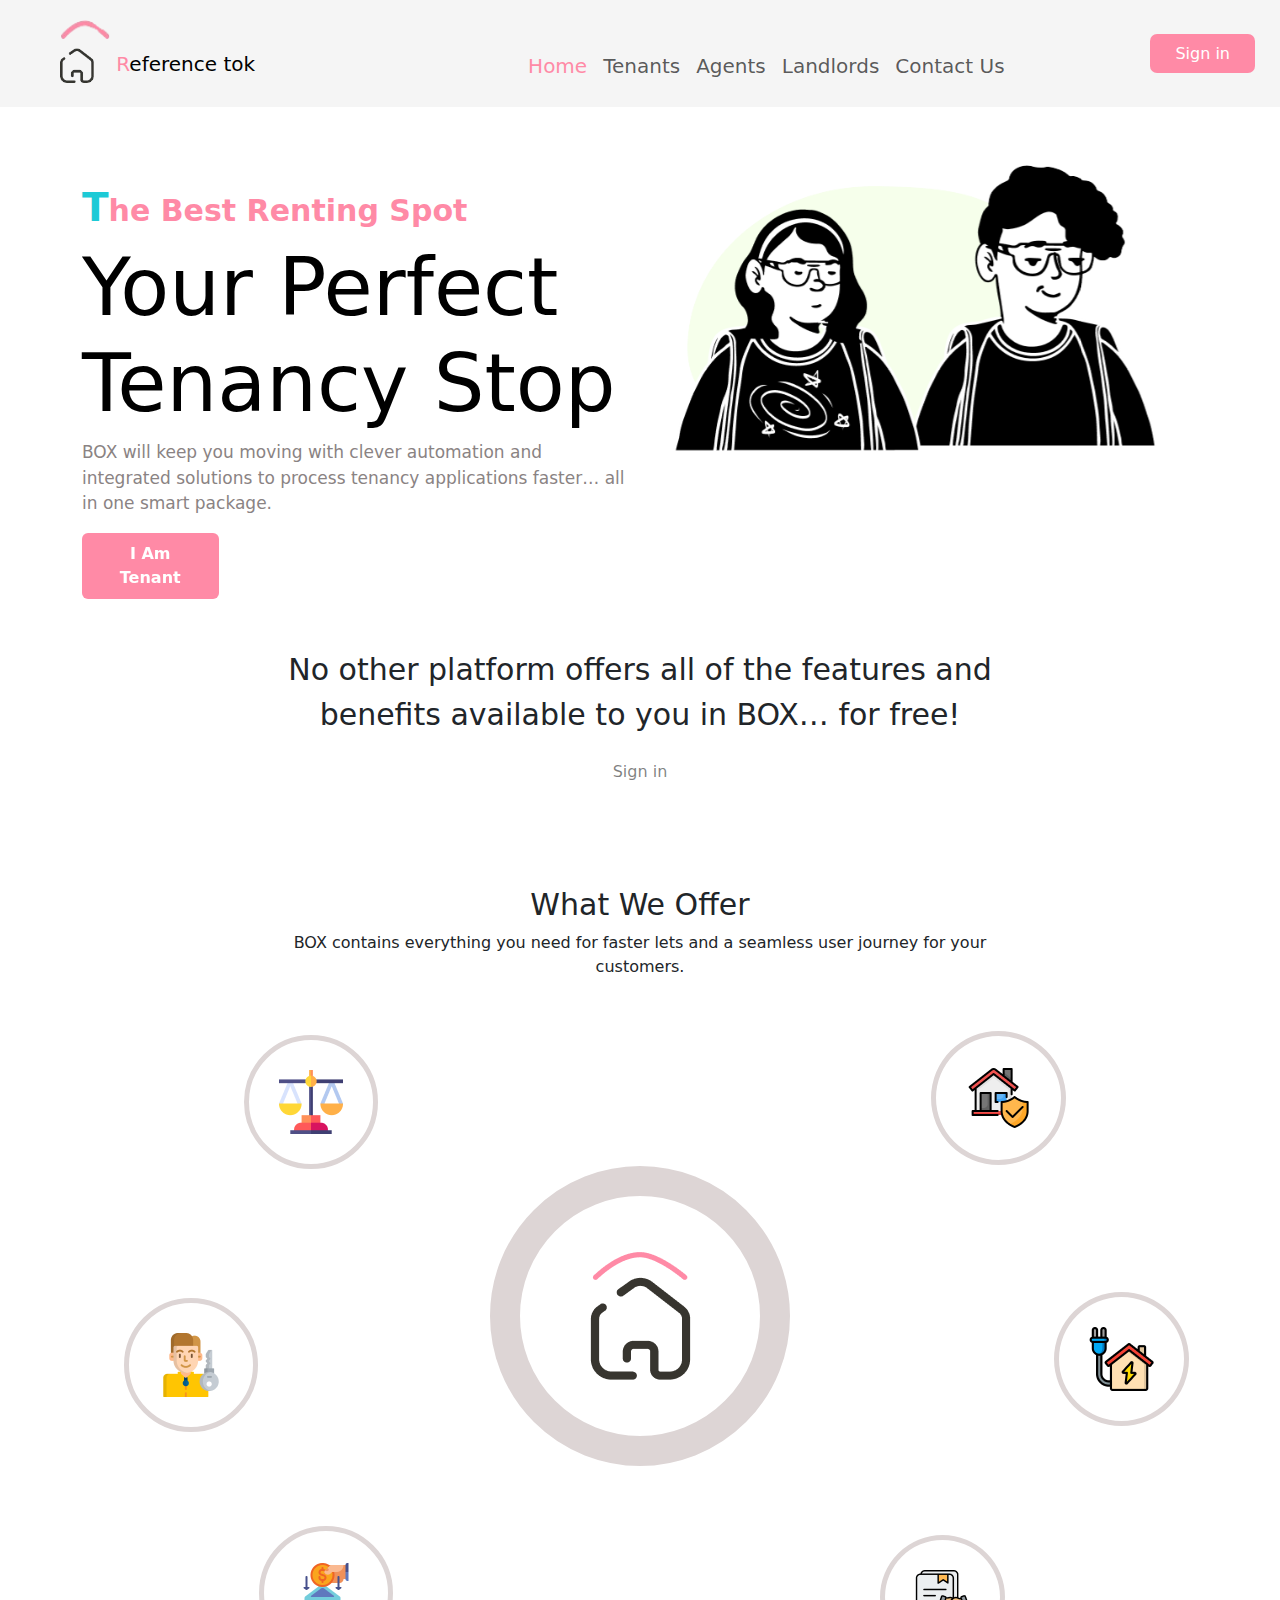
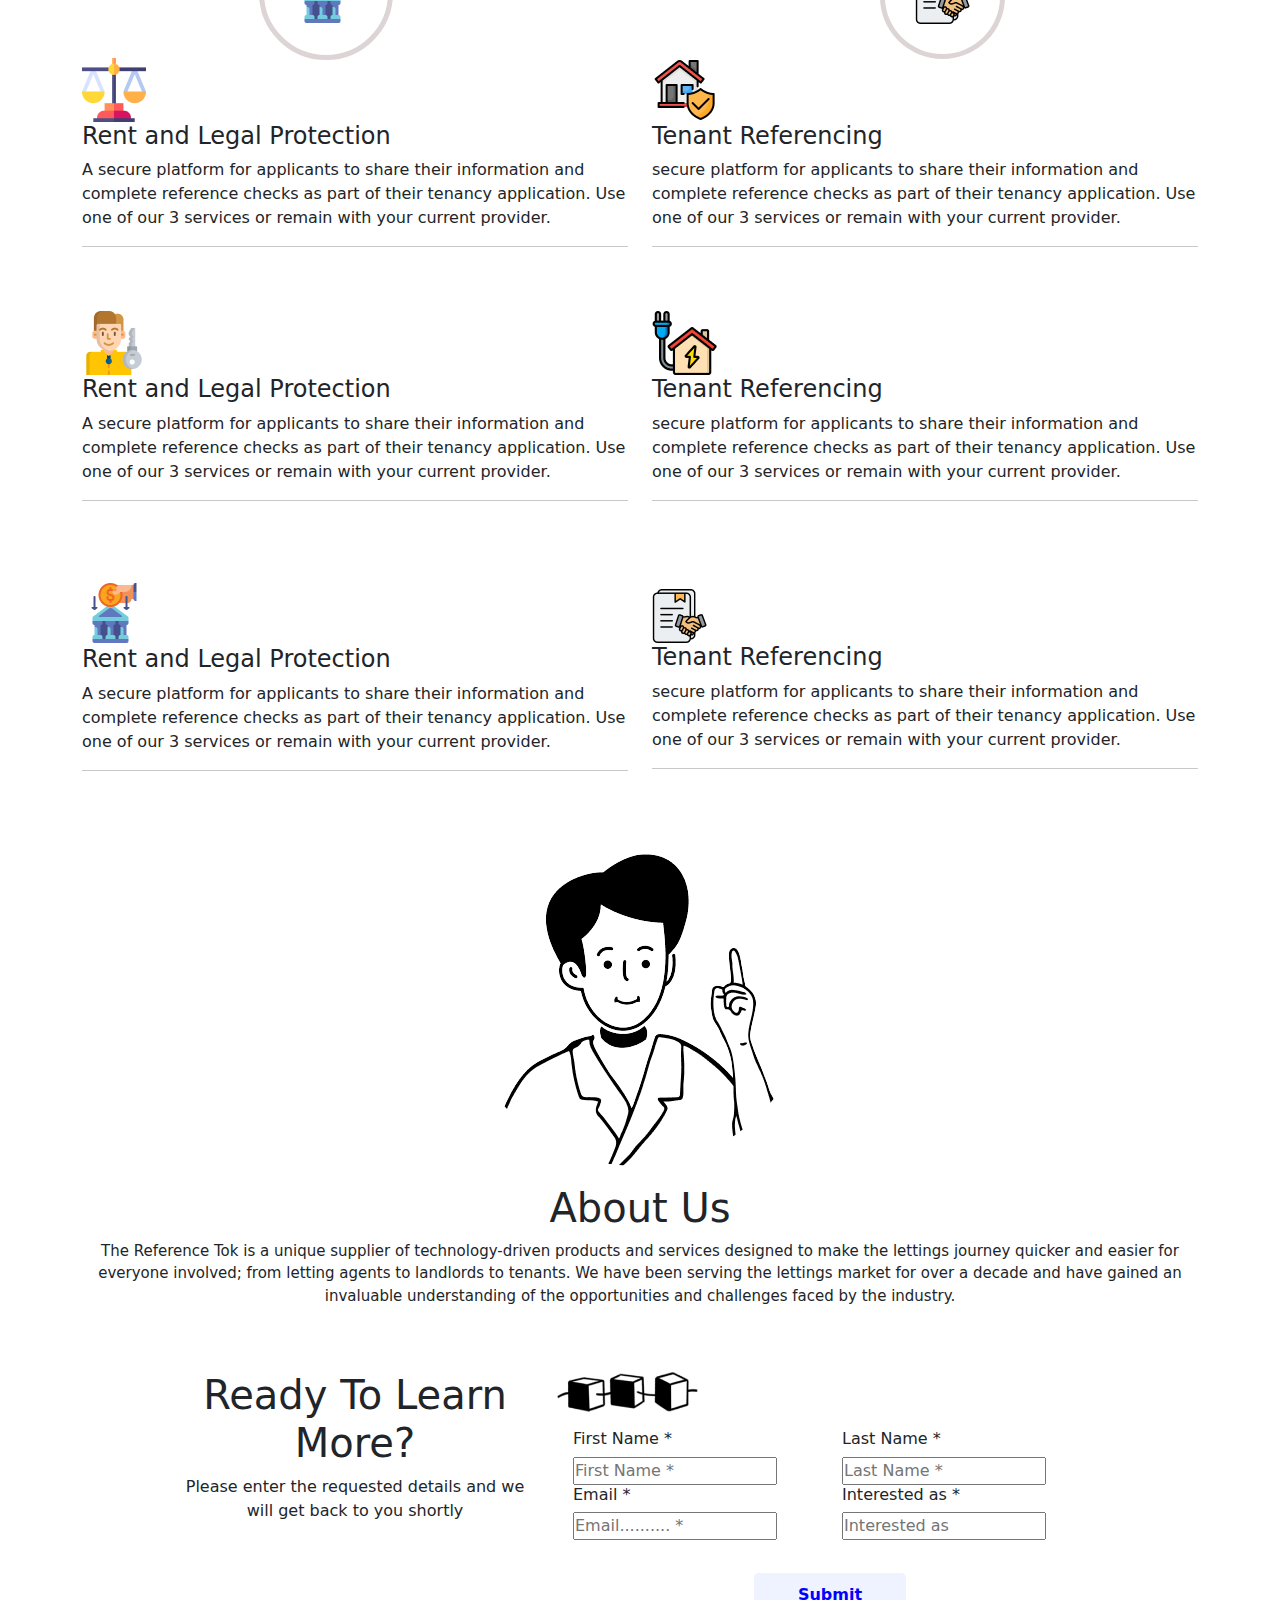
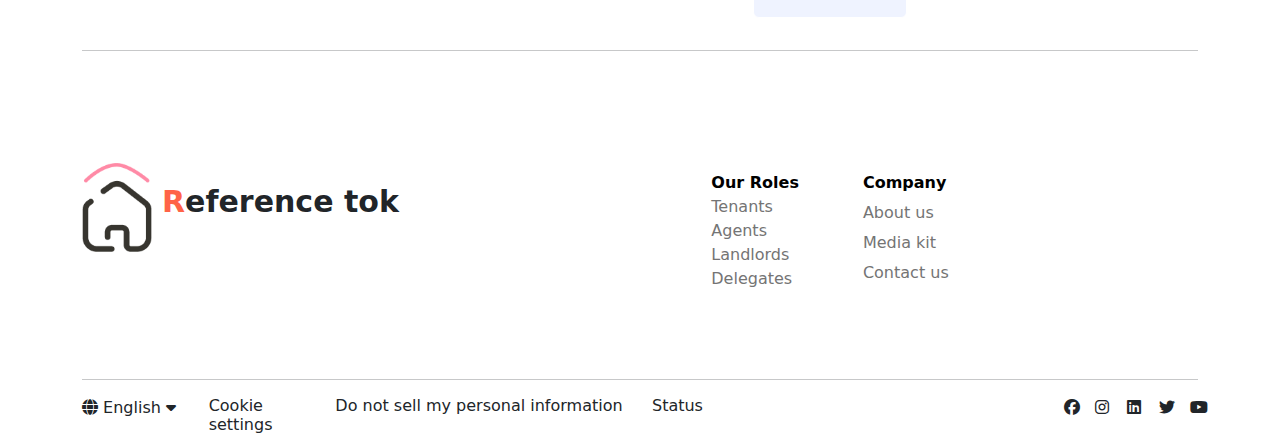
<file: index.html>
<!DOCTYPE html>
<html lang="en">
<head>
    <meta charset="UTF-8">
    <meta name="viewport" content="width=device-width, initial-scale=1.0">
    <title>reference tok</title>
    <!-- styal css -->
    <link rel="stylesheet" href="styal.css">
    <!--booststrap link  -->
    <link href="https://cdn.jsdelivr.net/npm/bootstrap@5.3.3/dist/css/bootstrap.min.css" rel="stylesheet">
    <!-- cdn fonts -->
    <link rel="stylesheet" href="https://cdnjs.cloudflare.com/ajax/libs/font-awesome/6.5.1/css/all.min.css">

</head>
<body>
 
        <!-- navbar -->
          <nav class="navbar navbar-expand-lg  ">
            <div class="container-fluid">
                <a class="navbar-brand justify-content-start" href="index.html"> 
                    <ul class="d-grid  logo">
                          <li>
                            <img src="images/logo1.png" alt="" id="img-1">
                           </li>
                         <li><img src="images/logo2.png" alt="" id="img-2">
                            <a href="#" id="tok"><span>R</span>eference tok</a>
                         </li>
                    </ul>
                 </a>
              <button class="navbar-toggler" type="button" data-bs-toggle="collapse" data-bs-target="#navbarSupportedContent" aria-controls="navbarSupportedContent" aria-expanded="false" aria-label="Toggle navigation">
                <span class="navbar-toggler-icon"></span>
              </button>
              <div class="collapse navbar-collapse" id="navbarSupportedContent">
                <ul class="navbar-nav me-auto justify-content-center mb-4 mb-lg-0">
                    <li class="nav-item">
                        <a class="nav-link active" aria-current="page" href="index.html">Home</a>
                      </li>
                      <li class="nav-item">
                        <a class="nav-link" href="Tenants.html"> 
                            Tenants</a>
                      </li>
                      <li class="nav-item">
                        <a class="nav-link" href="Agents.html"> 
                            Agents</a>
                      </li><li class="nav-item">
                        <a class="nav-link" href="Landlords.html"> 
                            Landlords</a>
                      </li><li class="nav-item">
                        <a class="nav-link" href="Contact Us.html"> 
                            Contact Us</a>
                      </li>
                </ul>
                <form class="d-flex" role="search" id="loginn text-center">
                  
                  <button class="btn" type="submit"><a href="login.html">Sign in</a></button>
                </form>
              </div>
            </div>
          </nav>
          <!-- section 1 -->
          <section>
            <div class="container py-5">
              <div class="row">
                <div class="col-md-6 col-sm-12" id="spot">
                  <h6><span>T</span>he Best Renting Spot</h6>
                  <h1> Your Perfect 
                    Tenancy Stop</h1>
                    <p>BOX will keep you moving with clever automation and integrated solutions to process tenancy applications faster… all in one smart package.</p>
                    <div id="carouselExampleSlidesOnly" class="carousel slide w-25" data-bs-ride="carousel">
                      <div class="carousel-inner">
                        <div class="carousel-item active">
                          <button style="background:  #FF8AA6; color: white;" class="btn">  I Am Tenant </button>
                        </div>
                        <div class="carousel-item  ">
                          <button style="background: #38B90B; color: white;" class="btn">I Am Agent</button>
                        </div>
                        <div class="carousel-item">
                          <button style="background:  #333BF9; color: white;" class="btn">I Am Landlord</button>
                        </div>
                        <div class="carousel-item">
                          <button style="background:#D429F0; color: white;" class="btn">I Am Delegate</button>
                        </div>
                      </div>
                    </div>
           
                </div>
                <div class="col-md-6 col-sm-12">
                  <div id="carouselExampleSlidesOnly" class="carousel slide" data-bs-ride="carousel">
                    <div class="carousel-inner">
                      <div class="carousel-item active">
                        <img src="images/1.png" class="d-block w-100" h-25 alt="...">
                      </div>
                      <div class="carousel-item">
                        <img src="images/2.png" class="d-block w-100" h-25 alt="...">
                      </div>
                      <div class="carousel-item">
                        <img src="images/3.png" class="d-block w-100" h-25 alt="...">
                      </div>
                      <div class="carousel-item">
                        <img src="images/4.png" class="d-block w-100" h-25 alt="...">
                      </div>
                      <div class="carousel-item">
                        <img src="images/5.png" class="d-block w-100" h-25 alt="...">
                      </div>
                      <div class="carousel-item">
                        <img src="images/6.png" class="d-block w-100" h-25 alt="...">
                      </div>
                      <div class="carousel-item">
                        <img src="images/7.png" class="d-block w-100" h-25 alt="...">
                      </div>
                      <div class="carousel-item">
                        <img src="images/8.png" class="d-block w-100" h-25 alt="...">
                      </div>
                      <div class="carousel-item">
                        <img src="images/9.png" class="d-block w-100" h-25 alt="...">
                      </div>
                    </div>
                  </div>
                </div>
              </div>
            </div>
          </section>
           <!-- section 2-->
           <section>
            <div class="container">
              <div class="row justify-content-center text-center">
                <div class="col-md-2 col-sm-12"></div>
                
                <div class="col-md-8 col-sm-12  " id="offers">
                  <p >
                    No other platform offers all of the features and benefits available to you in BOX… for free!
                  </p>
                  <button class="btn btn-outline-white text-black-50">
                    Sign in
                  </button>

                </div>
                <div class="col-md-2 col-sm-12"></div>
              </div>
            </div>
           </section>
<!-- section 3 -->
<section>
   <!-- circle section -->
   <div class="container-circle color py-5">
    <div class="row justify-content-center text-center py-5">
      <h4 style="font-size: 30px;">What We Offer</h4>
      <p style="width: 60%;" id="box-what">BOX contains everything you need for faster lets and a seamless user journey for your customers.</p>
      <div class="col-md-6 col-sm-12 py-5">
        <div class="circle section   justify-content-center py-0 ">
    
   
        
          <!-- cir-ul -->
          <div class=" py-5 text-center">
          <div class="outer ">
            <div class="sp1 one  ">
              <img src="images/law-scale 1.png" alt=""  >
            </div>
            <!-- <button>Rent And Legal Protection</button>
            <p>A secure platform for applicants to share their information and complete reference checks as part of their tenancy application.</p>
          </div>
            -->
  
            <div class="sp1 two  ">
              <img src="images/tenant 1.png" alt="">
            </div>
            <div class="sp1 three ">
              <img src="images/deposit 1.png" alt="">
            </div>
            <div class="sp1 four">
              <img src="images/insurance 1.png" alt="">
            </div>
            <div class="sp1 five">
              <img src="images/home (1) 1.png" alt="">
            </div>
            <div class="sp1 six">
              <img src="images/agreement 1.png" alt="">
            </div>
            <div class=" ">
                <div class="inner">
                 <img src="images/Group 1 (1).png" alt="">
                </div>
            </div>
         
          </div>
        </div>    
            
    </div>
      </div>
    </div>
   </div>
  </section>
   <!-- section 4 -->
  <section class="py-0">
    <div class="container py-0  ">
      <div class="row text-center justify-content-center  ">
        
        <div class="  col-md-6 col-sm-12">
          <div class="row d-grid">

            <div class="col-md-6 col-sm-12"id="box-side"> 
              <img src="images/law-scale 1.png" alt="">
          <h4>Rent and Legal Protection</h4>
          <p>A secure platform for applicants to share their information and complete reference checks as part of their tenancy application. Use one of our 3 services or remain with your current provider.</p>
          <hr></div>

          <div class="col-md-6 col-sm-12 py-5"id="box-side"> 
            <img src="images/tenant 1.png" alt="">
          <h4>Rent and Legal Protection</h4>
          <p>A secure platform for applicants to share their information and complete reference checks as part of their tenancy application. Use one of our 3 services or remain with your current provider.</p>
          <hr></div>

          <div class="col-md-6 col-sm-12 py-3"id="box-side"> 
            <img src="images/deposit 1.png" alt="">
          <h4>Rent and Legal Protection</h4>
          <p>A secure platform for applicants to share their information and complete reference checks as part of their tenancy application. Use one of our 3 services or remain with your current provider.</p>
          <hr></div>
          </div>
         
        </div>
         
        <div class="  col-md-6 col-sm-12">
          <div class="row d-grid">
            <div class="col-md-6 col-sm-12"id="box-side">
              <img src="images/insurance 1.png" alt="">
              <h4>Tenant Referencing</h4>
              <p>secure platform for applicants to share their information and complete reference checks as part of their tenancy application. Use one of our 3 services or remain with your current provider.</p> 
              <hr>
            </div>
            <div class="col-md-6 col-sm-12 py-5"id="box-side">
              <img src="images/home (1) 1.png" alt="">
              <h4>Tenant Referencing</h4>
              <p>secure platform for applicants to share their information and complete reference checks as part of their tenancy application. Use one of our 3 services or remain with your current provider.</p> 
              <hr>
            </div>
            <div class="col-md-6 col-sm-12 py-4"id="box-side">
              <img src="images/agreement 1.png" alt="">
              <h4>Tenant Referencing</h4>
              <p>secure platform for applicants to share their information and complete reference checks as part of their tenancy application. Use one of our 3 services or remain with your current provider.</p> 
              <hr>
            </div>
          </div>
         
        </div>
      </div>
    </div>
  </section>
<!-- section 5 -->
<section>
  <div class="container">
    <div class="row text-center justify-content-center">
       
      <div class="col-12">
        <img src="images/Frame 2085.png" alt="" id="man-img">
        <h1>About Us</h1>
      </div>
      <div class="col-12">
       <p style=" justify-content: center;font-size: 15px;"> The Reference Tok is a unique supplier of technology-driven products and services designed to make the lettings journey quicker and easier for everyone involved; from letting agents to landlords to tenants. We have been serving the lettings market for over a decade and have gained an invaluable understanding of the opportunities and challenges faced by the industry.</p>
      </div>
    </div>
  </div>
</section>
<!-- section 6 -->
<section>
  <div class="container py-5 ">
    <div class="row text-center justify-content-center   "id="fter-set">
      <div class="col-md-4 col-sm-12"id ="ready-text"  >
        <h1 >Ready To Learn
          More?</h1>
          <p>Please enter the requested details and
            we will get back to you shortly</p>
      </div>
      <div class="col-md-6 col-sm-12 text-start" id="fter-set">
        <img  src="images/spot-workflow.png.png" alt="">
        <div class="row p-3 justify-content-center " id="fter-set">
          <div class="col-md-6 col-sm-12">
            <h6>First Name *</h6>
            <input type="text" placeholder="First Name *">
            <h6>Email *</h6>
            <input type="text" placeholder="Email.......... *">

          </div>
          <div class="col-md-6 col-sm-12">
            <h6>Last Name *</h6>
            <input type="text" placeholder="Last Name *">
            <h6>Interested as *</h6>
            <input type="text" placeholder="Interested as ">

          </div>
          <div class="text-center submit">
            <button  id="submit">Submit</button>
          </div>
          
        </div>
      </div>
    </div>
    <hr>
  </div>
</section>
<!-- section 7 -->
<section>
  <div class="container">
    <div class="row py-5">
      <div class="col-md-4 col-sm-12" id="footer-logo">
        <img src="images/Group 1 (1).png" alt=""><span><strong>R</strong>eference tok</span>
      </div>
      <div class="col-md-8 col-sm-12 d-flex gap-5 text-start justify-content-center" id="a-tags">
        <ul class="d-grid p-2">
          <a href="index.html" style="color: black;font-weight: 700;">Our Roles</a>
          <a href="Tenants.html">Tenants</a>
          <a href="Agents.html">Agents</a>
          <a href="Landlords.html">Landlords</a>
          <a href="Landlords.html">Delegates</a>
           
        </ul>
        <ul class="d-grid p-2">
          <a href="#" style="color: black;font-weight: 700;">Company</a>
          <a href="#">About us</a>
          <a href="#">Media kit</a>
          <a href="Contact Us.html">Contact us</a>
           
        </ul>
      </div>
    </div>
    <hr>
  </div>
</section>
<!-- section 8 -->
<section>
  <div class="container">
    <div class="row">
      <div class="col-md-8 col-sm-12">
        <div class="row">
          <div class="col-md-2 col-sm-12">
          <i class="fa-solid fa-globe"> </i> <span>English</span> <span><i class="fa-solid fa-caret-down"></i></span> 

          </div>
          <div class="col-md-2 col-sm-12">
            <h6>Cookie settings</h6>
          </div>
          <div class="col-md-5 col-sm-12">
            <h6>Do not sell my personal information</h6>
          </div>
          <div class="col-md-1 col-sm-12">
            <h6>Status</h6>
          </div>

        </div>

        <!-- <div class="dropdown">
          <button class="btn btn-secondary dropdown-toggle" type="button" data-bs-toggle="dropdown" aria-expanded="true">
            Language
          </button>
          <ul class="dropdown-menu">
            <li><button class="dropdown-item" type="button">English</button></li>
            <li><button class="dropdown-item" type="button">Urdu</button></li>
            <li><button class="dropdown-item" type="button">Something else here</button></li>
          </ul>
        </div> -->
      </div>
      <div class="col-md-4 col-sm-12 " id="icons">
<div class="row   justify-content-end">
  <div class="col-1">
    <i class="fa-brands fa-facebook"></i>
  </div>
  <div class="col-1">
    <i class="fa-brands fa-instagram"></i>
  </div>
  <div class="col-1">
    <i class="fa-brands fa-linkedin"></i>
  </div>
  <div class="col-1">
    <i class="fa-brands fa-twitter"></i>
  </div>
  <div class="col-1">
    <i class="fa-brands fa-youtube"></i>
  </div>
</div>
      </div>
     
    </div>
  </div>
</section>
   <!-- boostrap js link -->
   <script src="https://cdn.jsdelivr.net/npm/bootstrap@5.3.3/dist/js/bootstrap.bundle.min.js" integrity="sha384-YvpcrYf0tY3lHB60NNkmXc5s9fDVZLESaAA55NDzOxhy9GkcIdslK1eN7N6jIeHz" crossorigin="anonymous"></script>

   <!-- js link -->
   <link rel="stylesheet" href="script.js">
</body>
</html>
</file>
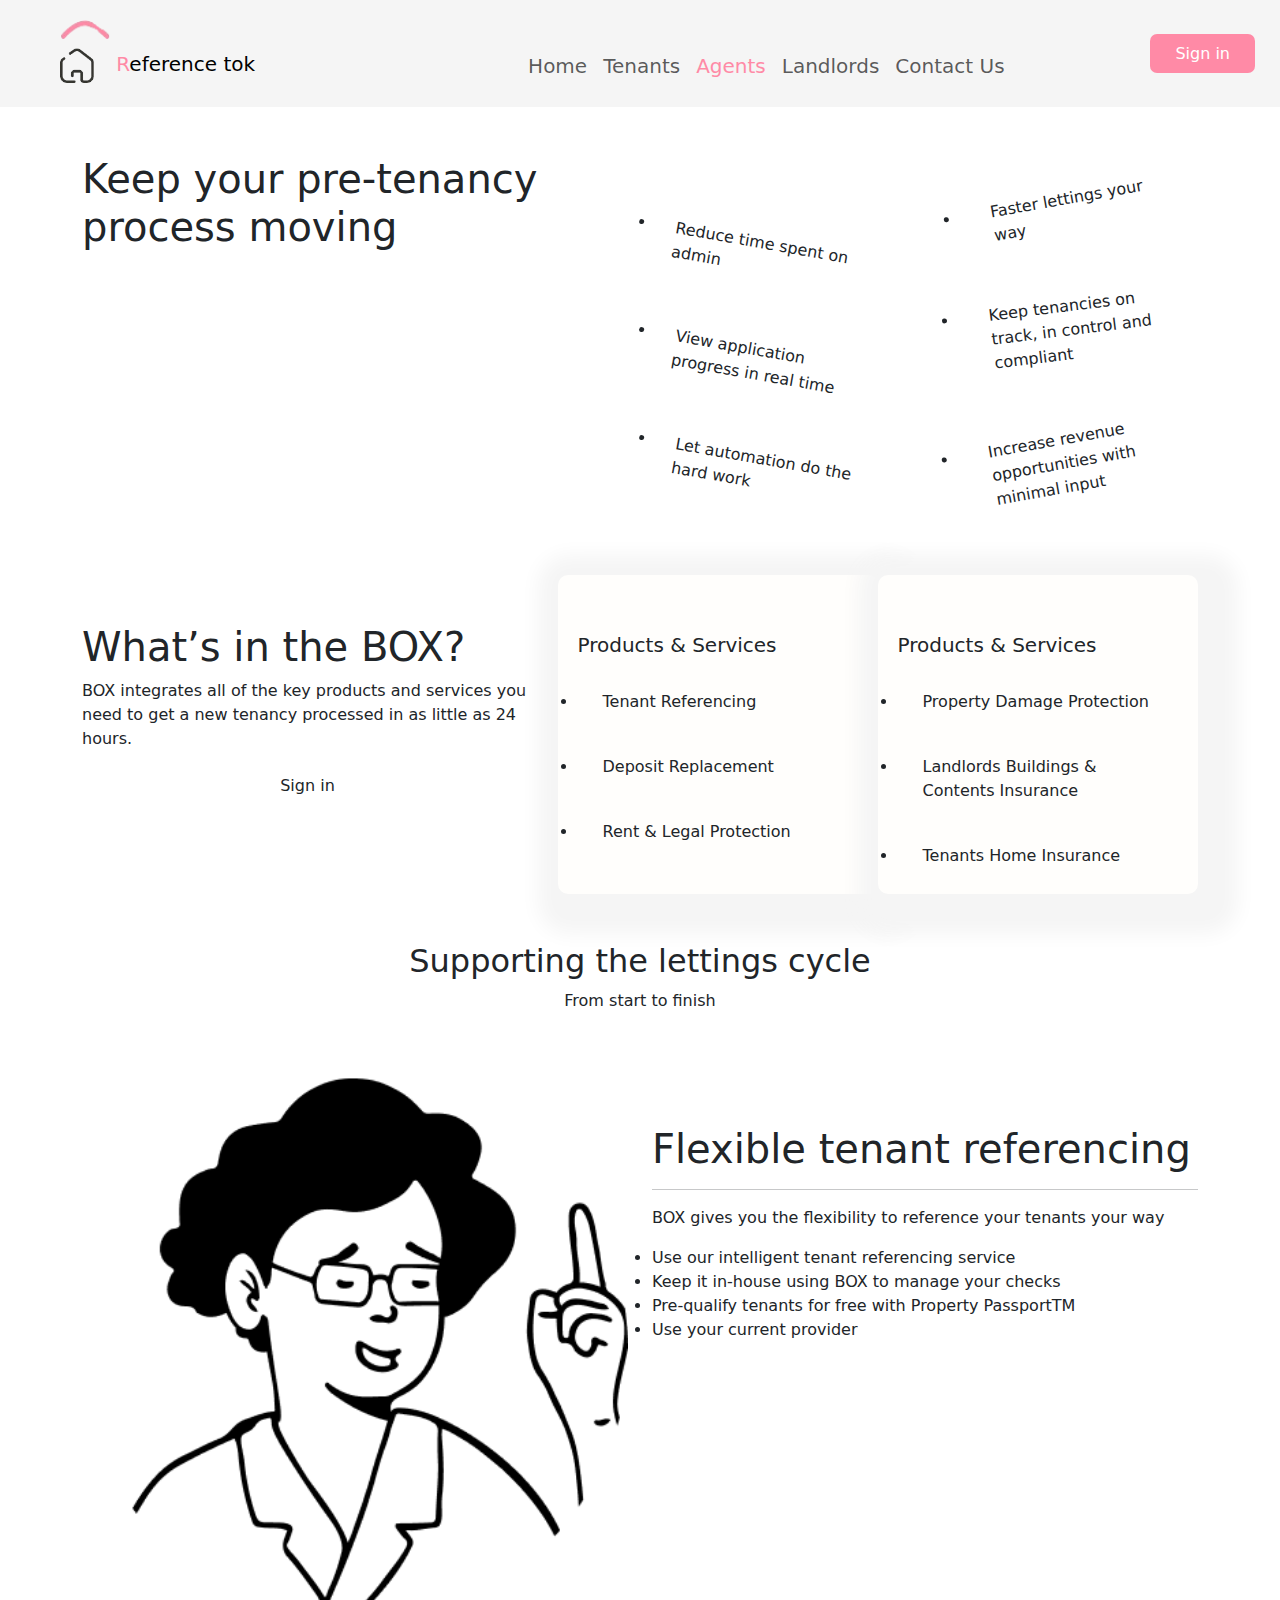
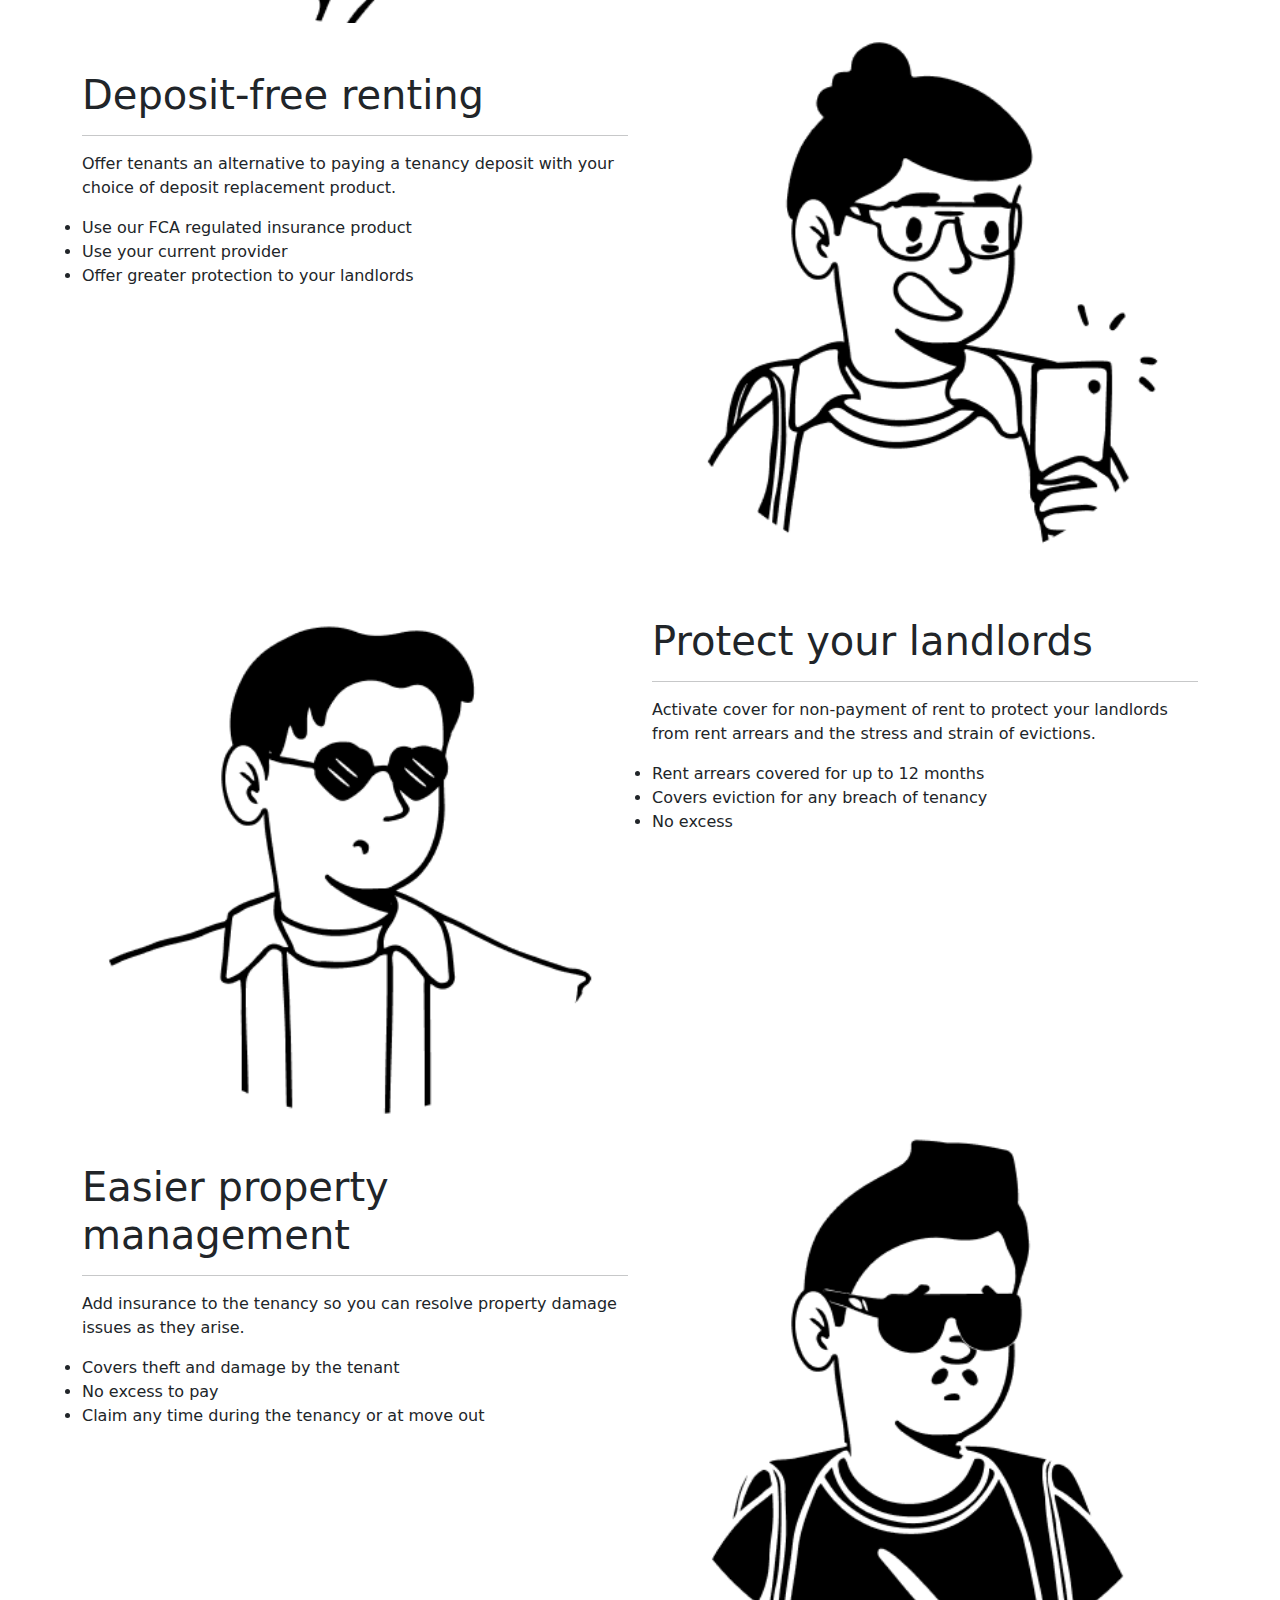
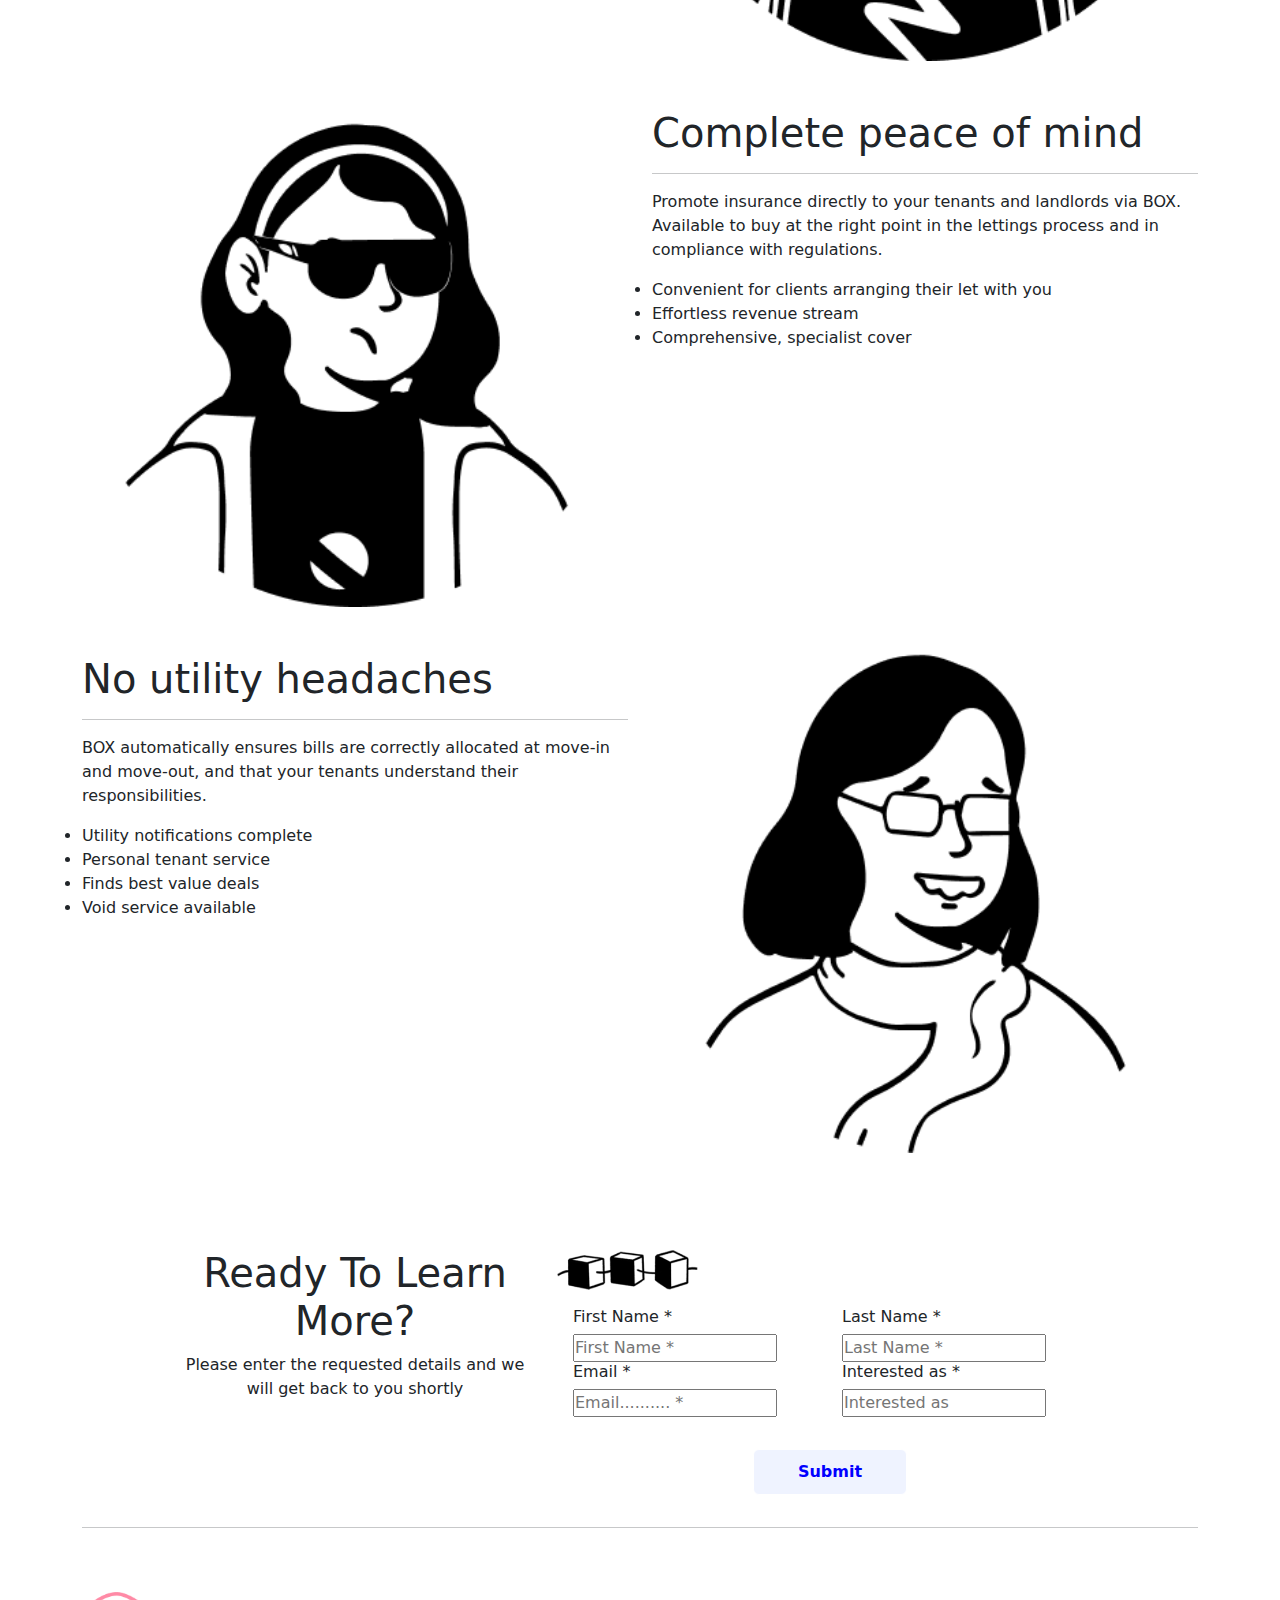
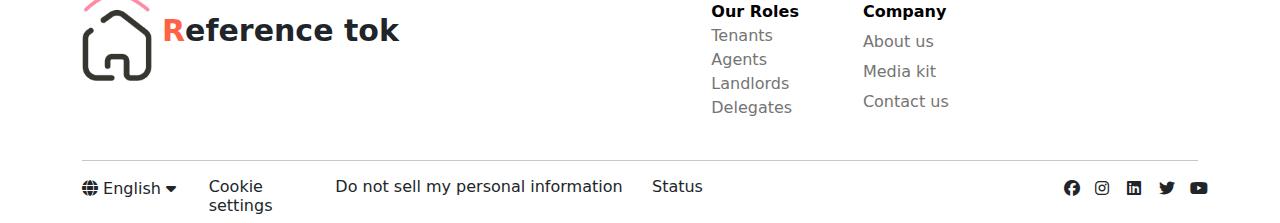
<file: Agents.html>
<!DOCTYPE html>
<html lang="en">
<head>
    <meta charset="UTF-8">
    <meta name="viewport" content="width=device-width, initial-scale=1.0">
    <title>reference tok</title>
    <!-- styal css -->
    <link rel="stylesheet" href="styal.css">
    <!--booststrap link  -->
    <link href="https://cdn.jsdelivr.net/npm/bootstrap@5.3.3/dist/css/bootstrap.min.css" rel="stylesheet">
    <!-- cdn fonts -->
    <link rel="stylesheet" href="https://cdnjs.cloudflare.com/ajax/libs/font-awesome/6.5.1/css/all.min.css">
<style>
    .rent-text{
        background: #FFFEFC;
        width: 320px;
        
        padding: 10px 20px;
       
        height: 319px;
        top: 803px;
        border-radius: 10px;
        left: 870px;
        /* border-radius: 16px, 16px, 10px, 10px; */
        box-shadow: 10px 10px 20px 30px whitesmoke;

    }
    .rent-text h5{
        margin-top: 3rem;
        padding: 0px auto;
    }
    .rent-text li{
        padding: 25px;
        padding-bottom: 1rem;
    }
</style>
</head>
<body>
      <!-- navbar -->
      <nav class="navbar navbar-expand-lg  ">
        <div class="container-fluid">
            <a class="navbar-brand justify-content-start" href="index.html"> 
                <ul class="d-grid  logo">
                      <li>
                        <img src="images/logo1.png" alt="" id="img-1">
                       </li>
                     <li><img src="images/logo2.png" alt="" id="img-2">
                        <a href="#" id="tok"><span>R</span>eference tok</a>
                     </li>
                </ul>
             </a>
          <button class="navbar-toggler" type="button" data-bs-toggle="collapse" data-bs-target="#navbarSupportedContent" aria-controls="navbarSupportedContent" aria-expanded="false" aria-label="Toggle navigation">
            <span class="navbar-toggler-icon"></span>
          </button>
          <div class="collapse navbar-collapse" id="navbarSupportedContent">
            <ul class="navbar-nav me-auto justify-content-center mb-4 mb-lg-0">
                <li class="nav-item">
                    <a class="nav-link  " aria-current="page" href="index.html">Home</a>
                  </li>
                  <li class="nav-item">
                    <a class="nav-link" href="Tenants.html"> 
                        Tenants</a>
                  </li>
                  <li class="nav-item">
                    <a class="nav-link active" href="Agents.html"> 
                        Agents</a>
                  </li><li class="nav-item">
                    <a class="nav-link" href="Landlords.html"> 
                        Landlords</a>
                  </li><li class="nav-item">
                    <a class="nav-link" href="Contact Us.html"> 
                        Contact Us</a>
                  </li>
            </ul>
            <form class="d-flex" role="search">
              
              <button class="btn" type="submit"><a href="login.html">Sign in</a></button>
            </form>
          </div>
        </div>
      </nav>
       <!-- section 1 -->
       <div class="container py-5">
        <div class="row">
            <div class="col-md-6 col-sm-12" id="keep-your">
                <h1 >Keep your
                    pre-tenancy process moving</h1>
            </div>
            <div class="col-md-6 col-sm-12">
                <div class="row gap-5">
                    <div class="col py-5">
                        <li style="rotate: 10deg;padding: 30px 20px;">Reduce time spent on admin</li>
                        <li style="rotate: 10deg;padding: 30px 20px;">View application progress in real time</li>
                        <li style="rotate: 10deg;padding: 30px 20px;">Let automation do the hard work</li>
                    </div>
                    <div class="col">
                        <li style="rotate: -10deg;padding: 30px 30px ;">Faster lettings your way</li>
                        <li style="rotate: -7deg;padding: 30px 30px ;">Keep tenancies on track, in control and compliant</li>
                        <li style="rotate: -10deg;padding: 30px 30px ;">Increase revenue opportunities with minimal input</li>
                    </div>
                </div>
            </div>
        </div>
        <div class="row justify-content-start  ">
            <div class="col-md-5 col-sm-12 py-5 ">
                <h1>What’s in the BOX?</h1>
                <p>BOX integrates all of the key products and services you need
                    to get a new tenancy processed in as little as 24 hours.</p>
                   <div class="text-center">
                    <button class="btn w-25 bg-body ">Sign in</button>
                   </div>
            </div>
            <div class="col-md-7 col-sm-12">
                <div class="row justify-content-center">
                    <div  class="col-md-6 col-sm-12 rent-text">
                        <h5>Products & Services</h5>
                        <li>Tenant Referencing</li>
                        <li>Deposit Replacement</li>
                        <li>Rent & Legal Protection</li>
                    </div>
                    <div class="col-md-6 col-sm-12   rent-text">
                        <h5>Products & Services</h5>
                        <li>Property Damage Protection</li>
                        <li>Landlords Buildings &
                            Contents Insurance</li>
                        <li>Tenants Home Insurance</li>
                    </div>
                </div>
            </div>
         
            <div class="text-center py-5">
                <h2>Supporting the lettings cycle</h2>
                <p >From start to finish</p>
            </div>
          
        </div>

        <div class="row">
            <div class="col-md-6 col-sm-12 ">
                <img src="images 3/1.png" alt=""width="100%">
            </div>
            <div class="col-md-6 col-sm-12 py-5">
                <h1>Flexible tenant referencing</h1>
                <hr>
                <p>BOX gives you the flexibility to reference your tenants your way</p>
                <li>Use our intelligent tenant referencing service</li>
                <li>Keep it in-house using BOX to manage your checks</li>
                <li>Pre-qualify tenants for free with Property PassportTM</li>
                <li>Use your current provider </li>
            </div>
        </div>
        <div class="row">
            
            <div class="col-md-6 col-sm-12 py-5">
                <h1>Deposit-free renting</h1>
                <hr>
                <p>Offer tenants an alternative to paying a tenancy deposit with your choice of deposit replacement product.</p>
                 <li>Use our FCA regulated insurance product</li>
                 <li>Use your current provider</li>
                 <li>Offer greater protection to your landlords</li>
            </div>
            <div class="col-md-6 col-sm-12">
                <img src="images 3/2.png" alt=""width="100%">
            </div>
        </div> 
        <div class="row">
            <div class="col-md-6 col-sm-12">
                <img src="images 3/3.png" alt=""width="100%">
            </div>
            <div class="col-md-6 col-sm-12 py-5">
                <h1>Protect your landlords</h1>
                <hr>
                 <p>Activate cover for non-payment of rent to protect your landlords from rent arrears and the stress and strain of evictions.</p>
                 <li>Rent arrears covered for up to 12 months</li>
                <li>Covers eviction for any breach of tenancy </li>
                <li>No excess</li>
            </div>
        </div> 
        <div class="row">
            
            <div class="col-md-6 col-sm-12 py-5 ">
                <h1>Easier property management</h1>
                <hr>
                <p>Add insurance to the tenancy so you can resolve property damage issues as they arise.</p>
                <li>Covers theft and damage by the tenant</li>
                <li>No excess to pay</li>
                <li>Claim any time during the tenancy or at move out</li>
            </div>
            <div class="col-md-6 col-sm-12">
            <img src="images 3/4.png" alt=""width="100%">
            </div>
        </div> 
        <div class="row">
            <div class="col-md-6 col-sm-12">
                <img src="images 3/5.png" alt=""width="100%">
            </div>
            <div class="col-md-6 col-sm-12 py-5">
                <h1>Complete peace of mind</h1>
                <hr>
                <p>Promote insurance directly to your tenants and landlords via BOX. Available to buy at the right point in the lettings process and in compliance with regulations.</p>
                <li>Convenient for clients arranging their let with you</li>
                <li>Effortless revenue stream</li>
                <li>Comprehensive, specialist cover</li>
            </div>
        </div>
         <div class="row">
           
            <div class="col-md-6 col-sm-12 py-5 float-sm-end">
                <h1>No utility headaches</h1>
                <hr>
                <p>BOX automatically ensures bills are correctly allocated at move-in and move-out, and that your tenants understand their responsibilities.</p>
                <li>Utility notifications complete</li>
                <li>Personal tenant service</li>
                <li>Finds best value deals</li>
                <li>Void service available</li>
            </div>
            <div class="col-md-6 col-sm-12 ">
                <img src="images 3/6.png" alt=""width="100%">
            </div>
        </div>
       </div>
      <!-- section 2 -->
      <section>
        <div class="container py-5 ">
          <div class="row text-center justify-content-center   "id="fter-set">
            <div class="col-md-4 col-sm-12"id ="ready-text"  >
              <h1 >Ready To Learn
                More?</h1>
                <p>Please enter the requested details and
                  we will get back to you shortly</p>
            </div>
            <div class="col-md-6 col-sm-12 text-start" id="fter-set">
              <img  src="images/spot-workflow.png.png" alt="">
              <div class="row p-3 justify-content-center " id="fter-set">
                <div class="col-md-6 col-sm-12">
                  <h6>First Name *</h6>
                  <input type="text" placeholder="First Name *">
                  <h6>Email *</h6>
                  <input type="text" placeholder="Email.......... *">
      
                </div>
                <div class="col-md-6 col-sm-12">
                  <h6>Last Name *</h6>
                  <input type="text" placeholder="Last Name *">
                  <h6>Interested as *</h6>
                  <input type="text" placeholder="Interested as ">
      
                </div>
                <div class="text-center submit">
                  <button  id="submit">Submit</button>
                </div>
                
              </div>
            </div>
          </div>
          <hr>
        </div>
      </section>
  <!-- section 3 -->
  <section>
    <div class="container">
      <div class="row justify-content-center">
        <div class="col-md-4 col-sm-12" id="footer-logo">
          <img src="images/Group 1 (1).png" alt=""><span><strong>R</strong>eference tok</span>
        </div>
        <div class="col-md-8 col-sm-12 d-flex gap-5 text-start justify-content-center" id="a-tags">
          <ul class="d-grid p-2">
            <a href="index.html" style="color: black;font-weight: 700;">Our Roles</a>
            <a href="Tenants.html">Tenants</a>
            <a href="Agents.html">Agents</a>
            <a href="Landlords.html">Landlords</a>
            <a href="Landlords.html">Delegates</a>
             
          </ul>
          <ul class="d-grid p-2">
            <a href="#" style="color: black;font-weight: 700;">Company</a>
            <a href="#">About us</a>
            <a href="#">Media kit</a>
            <a href="Contact Us.html">Contact us</a>
             
          </ul>
        </div>
      </div>
      <hr>
    </div>
  </section>
  <!-- section 4 -->
  <section>
    <div class="container">
      <div class="row">
        <div class="col-md-8 col-sm-12">
          <div class="row">
            <div class="col-md-2 col-sm-12">
            <i class="fa-solid fa-globe"> </i> <span>English</span> <span><i class="fa-solid fa-caret-down"></i></span> 
  
            </div>
            <div class="col-md-2 col-sm-12">
              <h6>Cookie settings</h6>
            </div>
            <div class="col-md-5 col-sm-12">
              <h6>Do not sell my personal information</h6>
            </div>
            <div class="col-md-1 col-sm-12">
              <h6>Status</h6>
            </div>
  
          </div>
  
          <!-- <div class="dropdown">
            <button class="btn btn-secondary dropdown-toggle" type="button" data-bs-toggle="dropdown" aria-expanded="true">
              Language
            </button>
            <ul class="dropdown-menu">
              <li><button class="dropdown-item" type="button">English</button></li>
              <li><button class="dropdown-item" type="button">Another action</button></li>
              <li><button class="dropdown-item" type="button">Something else here</button></li>
            </ul>
          </div> -->
        </div>
        <div class="col-md-4 col-sm-12 " id="icons">
  <div class="row   justify-content-end">
    <div class="col-1">
      <i class="fa-brands fa-facebook"></i>
    </div>
    <div class="col-1">
      <i class="fa-brands fa-instagram"></i>
    </div>
    <div class="col-1">
      <i class="fa-brands fa-linkedin"></i>
    </div>
    <div class="col-1">
      <i class="fa-brands fa-twitter"></i>
    </div>
    <div class="col-1">
      <i class="fa-brands fa-youtube"></i>
    </div>
  </div>
        </div>
       
      </div>
    </div>
  </section>
       <!-- boostrap js link -->
   <script src="https://cdn.jsdelivr.net/npm/bootstrap@5.3.3/dist/js/bootstrap.bundle.min.js" integrity="sha384-YvpcrYf0tY3lHB60NNkmXc5s9fDVZLESaAA55NDzOxhy9GkcIdslK1eN7N6jIeHz" crossorigin="anonymous"></script>

   <!-- js link -->
   <link rel="stylesheet" href="script.js">
</body>
</html>
</file>
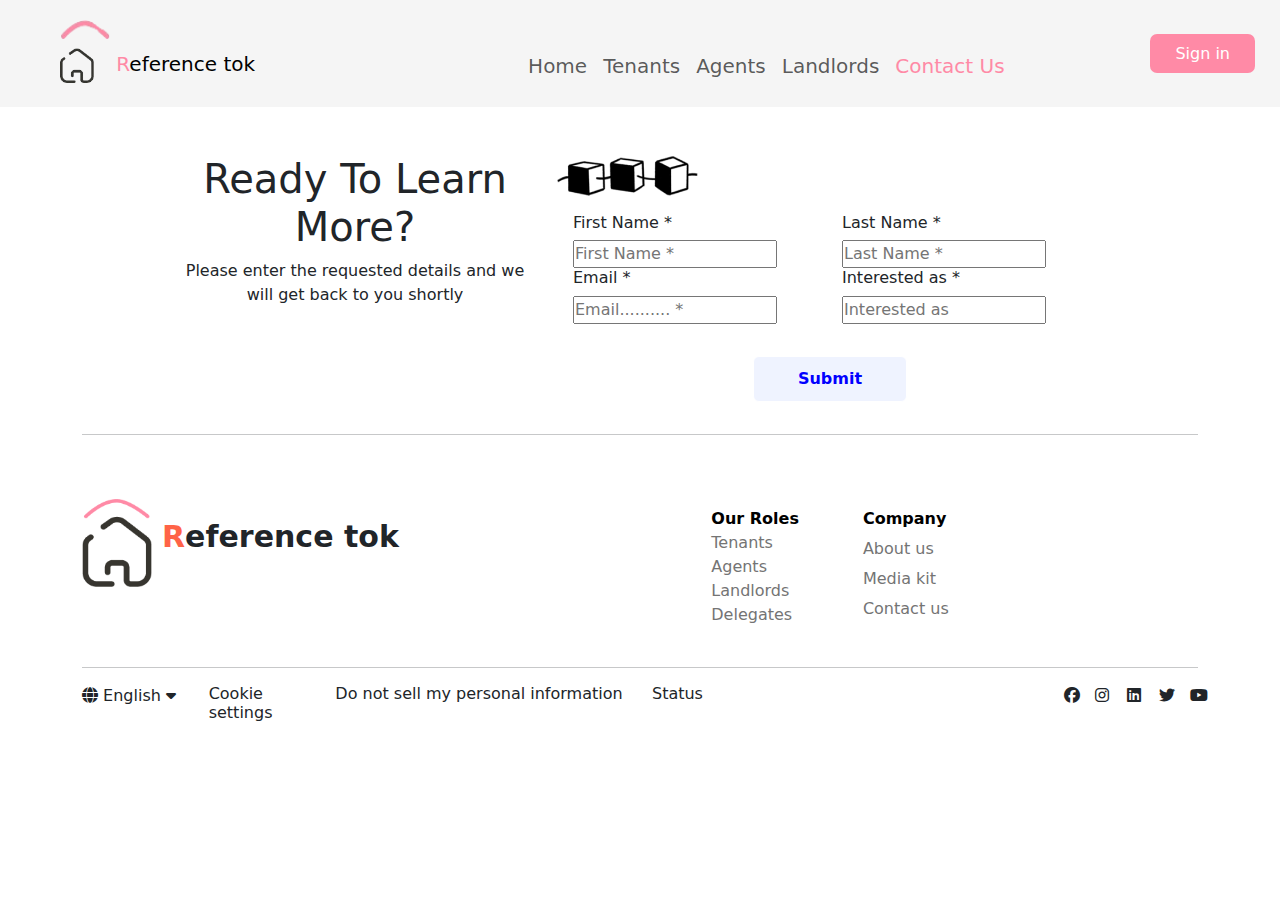
<file: Contact Us.html>
<!DOCTYPE html>
<html lang="en">
<head>
    <meta charset="UTF-8">
    <meta name="viewport" content="width=device-width, initial-scale=1.0">
    <title>reference tok</title>
    <!-- styal css -->
    <link rel="stylesheet" href="styal.css">
    <!--booststrap link  -->
    <link href="https://cdn.jsdelivr.net/npm/bootstrap@5.3.3/dist/css/bootstrap.min.css" rel="stylesheet">
    <!-- cdn fonts -->
    <link rel="stylesheet" href="https://cdnjs.cloudflare.com/ajax/libs/font-awesome/6.5.1/css/all.min.css">

</head>
<body>
      <!-- navbar -->
      <nav class="navbar navbar-expand-lg  ">
        <div class="container-fluid">
            <a class="navbar-brand justify-content-start" href="index.html"> 
                <ul class="d-grid  logo">
                      <li>
                        <img src="images/logo1.png" alt="" id="img-1">
                       </li>
                     <li><img src="images/logo2.png" alt="" id="img-2">
                        <a href="#" id="tok"><span>R</span>eference tok</a>
                     </li>
                </ul>
             </a>
          <button class="navbar-toggler" type="button" data-bs-toggle="collapse" data-bs-target="#navbarSupportedContent" aria-controls="navbarSupportedContent" aria-expanded="false" aria-label="Toggle navigation">
            <span class="navbar-toggler-icon"></span>
          </button>
          <div class="collapse navbar-collapse" id="navbarSupportedContent">
            <ul class="navbar-nav me-auto justify-content-center mb-4 mb-lg-0">
                <li class="nav-item">
                    <a class="nav-link  " aria-current="page" href="index.html">Home</a>
                  </li>
                  <li class="nav-item">
                    <a class="nav-link" href="Tenants.html"> 
                        Tenants</a>
                  </li>
                  <li class="nav-item">
                    <a class="nav-link" href="Agents.html"> 
                        Agents</a>
                  </li><li class="nav-item">
                    <a class="nav-link" href="Landlords.html"> 
                        Landlords</a>
                  </li><li class="nav-item">
                    <a class="nav-link active" href="Contact Us.html"> 
                        Contact Us</a>
                  </li>
            </ul>
            <form class="d-flex" role="search">
              
              <button class="btn" type="submit"><a href="login.html">Sign in</a></button>
            </form>
          </div>
        </div>
      </nav>
      <!-- section 1 -->
      
      <section>
        <div class="container py-5 ">
          <div class="row text-center justify-content-center   "id="fter-set">
            <div class="col-md-4 col-sm-12"id ="ready-text"  >
              <h1 >Ready To Learn
                More?</h1>
                <p>Please enter the requested details and
                  we will get back to you shortly</p>
            </div>
            <div class="col-md-6 col-sm-12 text-start" id="fter-set">
              <img  src="images/spot-workflow.png.png" alt="">
              <div class="row p-3 justify-content-center " id="fter-set">
                <div class="col-md-6 col-sm-12">
                  <h6>First Name *</h6>
                  <input type="text" placeholder="First Name *">
                  <h6>Email *</h6>
                  <input type="text" placeholder="Email.......... *">
      
                </div>
                <div class="col-md-6 col-sm-12">
                  <h6>Last Name *</h6>
                  <input type="text" placeholder="Last Name *">
                  <h6>Interested as *</h6>
                  <input type="text" placeholder="Interested as ">
      
                </div>
                <div class="text-center submit">
                  <button  id="submit">Submit</button>
                </div>
                
              </div>
            </div>
          </div>
          <hr>
        </div>
      </section>
  <!-- section 2 -->
  <section>
    <div class="container">
      <div class="row">
        <div class="col-md-4 col-sm-12" id="footer-logo">
          <img src="images/Group 1 (1).png" alt=""><span><strong>R</strong>eference tok</span>
        </div>
        <div class="col-md-8 col-sm-12 d-flex gap-5 text-start justify-content-center" id="a-tags">
          <ul class="d-grid p-2">
            <a href="index.html" style="color: black;font-weight: 700;">Our Roles</a>
            <a href="Tenants.html">Tenants</a>
            <a href="Agents.html">Agents</a>
            <a href="Landlords.html">Landlords</a>
            <a href="Landlords.html">Delegates</a>
             
          </ul>
          <ul class="d-grid p-2">
            <a href="#" style="color: black;font-weight: 700;">Company</a>
            <a href="#">About us</a>
            <a href="#">Media kit</a>
            <a href="Contact Us.html">Contact us</a>
             
          </ul>
        </div>
      </div>
      <hr>
    </div>
  </section>
  <!-- section 3 -->
  <section>
    <div class="container">
      <div class="row">
        <div class="col-md-8 col-sm-12">
          <div class="row">
            <div class="col-md-2 col-sm-12">
            <i class="fa-solid fa-globe"> </i> <span>English</span> <span><i class="fa-solid fa-caret-down"></i></span> 
  
            </div>
            <div class="col-md-2 col-sm-12">
              <h6>Cookie settings</h6>
            </div>
            <div class="col-md-5 col-sm-12">
              <h6>Do not sell my personal information</h6>
            </div>
            <div class="col-md-1 col-sm-12">
              <h6>Status</h6>
            </div>
  
          </div>
  
          <!-- <div class="dropdown">
            <button class="btn btn-secondary dropdown-toggle" type="button" data-bs-toggle="dropdown" aria-expanded="true">
              Language
            </button>
            <ul class="dropdown-menu">
              <li><button class="dropdown-item" type="button">English</button></li>
              <li><button class="dropdown-item" type="button">Another action</button></li>
              <li><button class="dropdown-item" type="button">Something else here</button></li>
            </ul>
          </div> -->
        </div>
        <div class="col-md-4 col-sm-12 " id="icons">
  <div class="row   justify-content-end">
    <div class="col-1">
      <i class="fa-brands fa-facebook"></i>
    </div>
    <div class="col-1">
      <i class="fa-brands fa-instagram"></i>
    </div>
    <div class="col-1">
      <i class="fa-brands fa-linkedin"></i>
    </div>
    <div class="col-1">
      <i class="fa-brands fa-twitter"></i>
    </div>
    <div class="col-1">
      <i class="fa-brands fa-youtube"></i>
    </div>
  </div>
        </div>
       
      </div>
    </div>
  </section>
       <!-- boostrap js link -->
   <script src="https://cdn.jsdelivr.net/npm/bootstrap@5.3.3/dist/js/bootstrap.bundle.min.js" integrity="sha384-YvpcrYf0tY3lHB60NNkmXc5s9fDVZLESaAA55NDzOxhy9GkcIdslK1eN7N6jIeHz" crossorigin="anonymous"></script>

   <!-- js link -->
   <link rel="stylesheet" href="script.js">
</body>
</html>
</file>
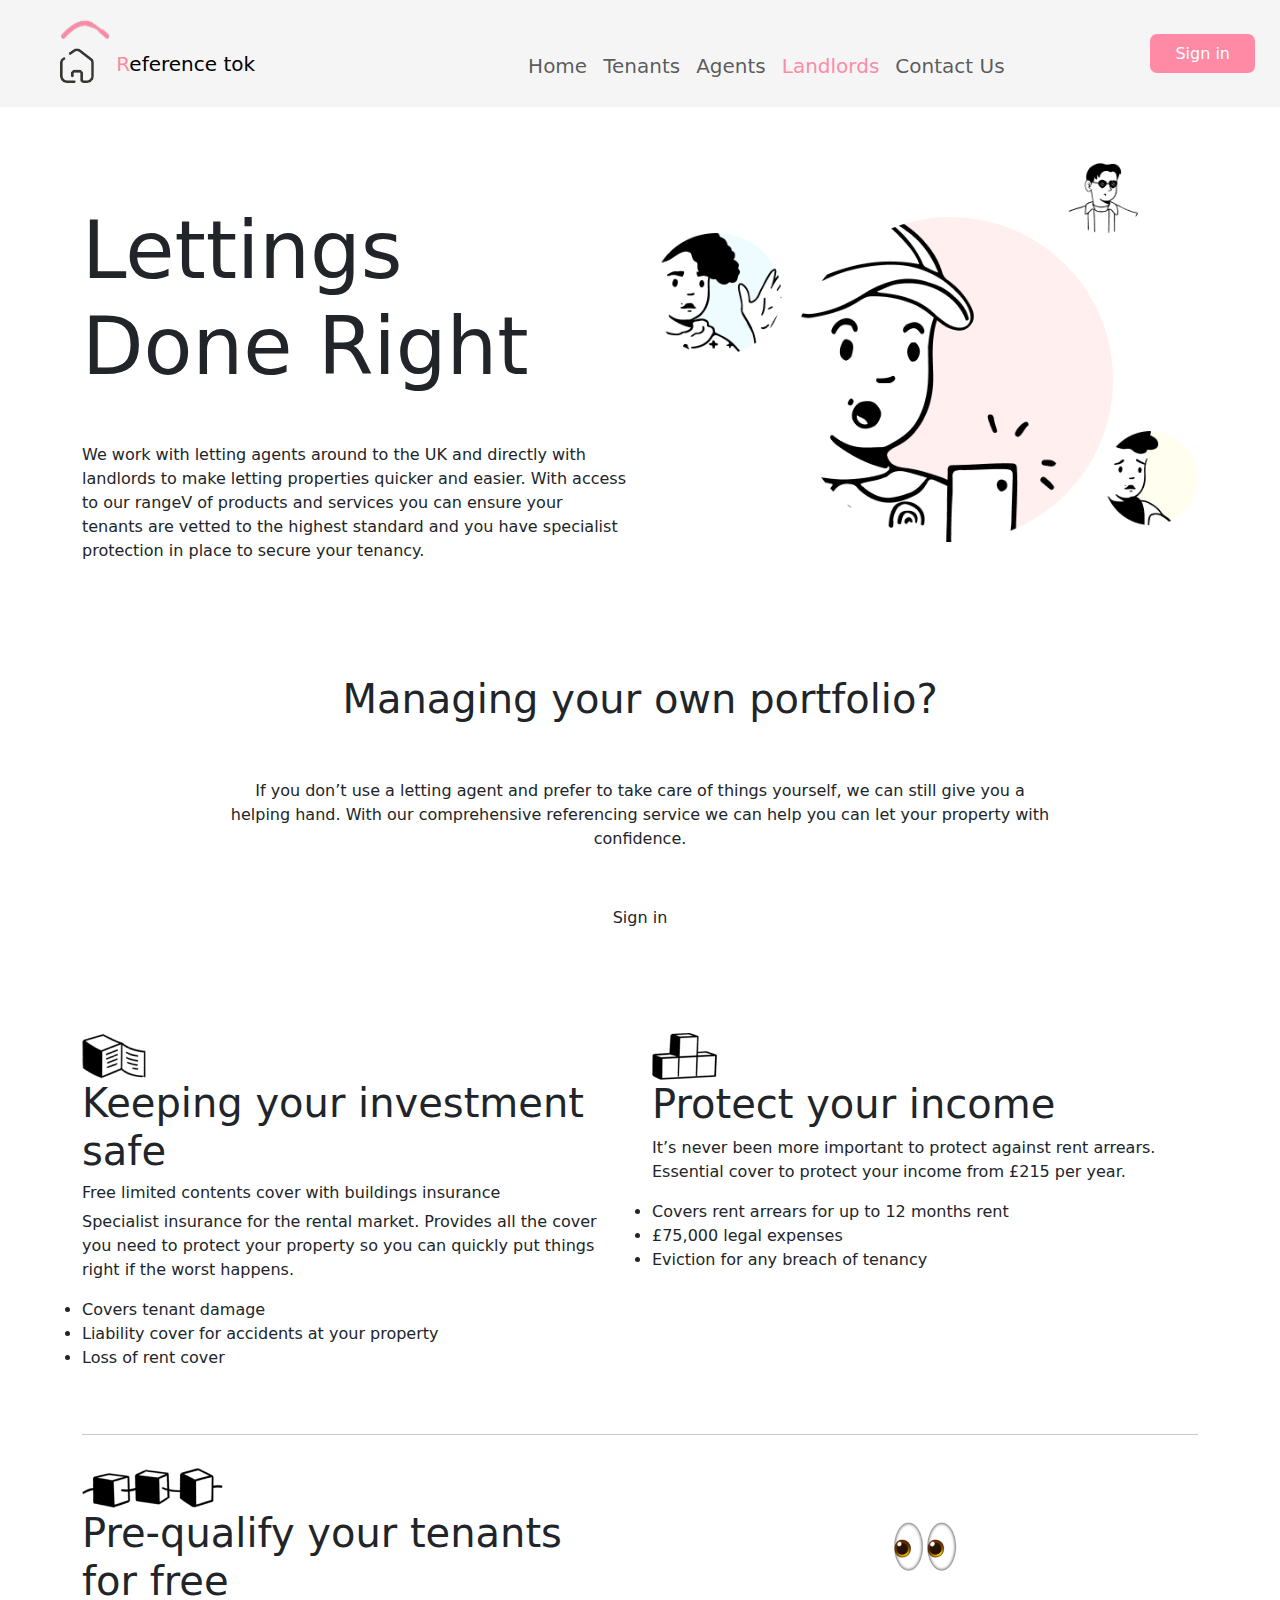
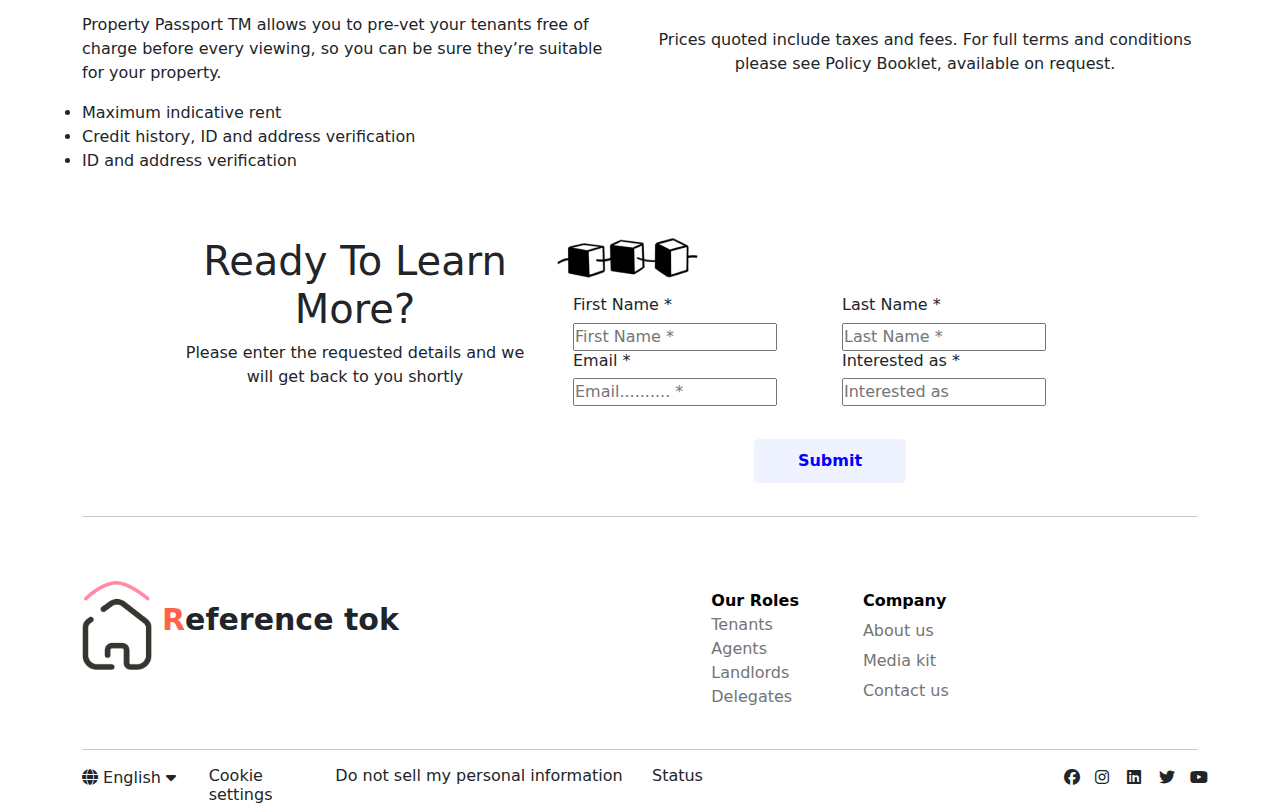
<file: Landlords.html>
<!DOCTYPE html>
<html lang="en">
<head>
    <meta charset="UTF-8">
    <meta name="viewport" content="width=device-width, initial-scale=1.0">
    <title>reference tok</title>
    <!-- styal css -->
    <link rel="stylesheet" href="styal.css">
    <!--booststrap link  -->
    <link href="https://cdn.jsdelivr.net/npm/bootstrap@5.3.3/dist/css/bootstrap.min.css" rel="stylesheet">
    <!-- cdn fonts -->
    <link rel="stylesheet" href="https://cdnjs.cloudflare.com/ajax/libs/font-awesome/6.5.1/css/all.min.css">
    <style>
        .prices-taxes p{
        margin-top:3rem;
        align-items: center;
        /* margin-left:12rem; */
justify-content: center;
text-align: center;
        /* width: 60%; */
        }
        .prices-taxes img{
         margin-top: 3rem;
         /* margin-left: 5rem; */
        }
        #done-right h1{
        font-size: 5rem; margin-top: 3rem;margin-bottom: 3rem;
        }
        @media  (max-width:757px) {
        .prices-taxes p{
        margin-top:50px;
        margin-left:0;
/* justify-content: center; */
/* text-align: center; */
        width:100%;
        }
        #done-right h1{
            font-size: 10px;
        }
        .prices-taxes img{
         /* margin-top: 3rem; */
         justify-content: center;
         align-items: center;
         align-self: center;
         /* margin-left: 5rem; */
        }
        #done-right h1{
        font-size: 3rem; margin-top: 3rem;margin-bottom: 3rem;
        }
        }
    </style>

</head>
<body>
      <!-- navbar -->
      <nav class="navbar navbar-expand-lg  ">
        <div class="container-fluid">
            <a class="navbar-brand justify-content-start" href="index.html"> 
                <ul class="d-grid  logo">
                      <li>
                        <img src="images/logo1.png" alt="" id="img-1">
                       </li>
                     <li><img src="images/logo2.png" alt="" id="img-2">
                        <a href="#" id="tok"><span>R</span>eference tok</a>
                     </li>
                </ul>
             </a>
          <button class="navbar-toggler" type="button" data-bs-toggle="collapse" data-bs-target="#navbarSupportedContent" aria-controls="navbarSupportedContent" aria-expanded="false" aria-label="Toggle navigation">
            <span class="navbar-toggler-icon"></span>
          </button>
          <div class="collapse navbar-collapse" id="navbarSupportedContent">
            <ul class="navbar-nav me-auto justify-content-center mb-4 mb-lg-0">
                <li class="nav-item">
                    <a class="nav-link  " aria-current="page" href="index.html">Home</a>
                  </li>
                  <li class="nav-item">
                    <a class="nav-link" href="Tenants.html"> 
                        Tenants</a>
                  </li>
                  <li class="nav-item">
                    <a class="nav-link  " href="Agents.html"> 
                        Agents</a>
                  </li><li class="nav-item  ">
                    <a class="nav-link active" href="Landlords.html"> 
                        Landlords</a>
                  </li><li class="nav-item">
                    <a class="nav-link" href="Contact Us.html"> 
                        Contact Us</a>
                  </li>
            </ul>
            <form class="d-flex" role="search">
              
              <button class="btn" type="submit"><a href="login.html">Sign in</a></button>
            </form>
          </div>
        </div>
      </nav>
 <!-- section 1 -->
      <div class="container">
        <div class="row">
            <div class="col-md-6 col-sm-12 py-5" id="done-right">
                <h1  >Lettings Done Right</h1>
                <p>We work with letting agents around to the UK and directly with landlords to make letting properties quicker and easier. With access to our rangeV of products and services you can ensure your tenants are vetted to the highest standard and you have specialist protection in place to secure your tenancy.</p>
            </div>
            <div class="col-md-6 col-sm-12 py-5">
                <img src="images  4/1.png" alt="" class="w-100">
            </div>
        </div>
        <div class="row text-center py-5 justify-content-center" >
            <h1>Managing your own portfolio?</h1>
            <p class="text-center w-75 m-5">If you don’t use a letting agent and prefer to take care of things yourself, we can still give you a helping hand. With our comprehensive referencing service we can help you can let your property with confidence.</p>
            <div class="text-center">
            <button class="btn w-25 bg-body ">Sign in</button>

            </div>
        </div>
        <div class="row py-5">
            <div class="col-md-6 col-sm-12">
                <img src="images  4/2.png" alt="">
                <h1>Keeping your investment safe</h1>
                <h6>Free limited contents cover with buildings insurance</h6>
                <p>Specialist insurance for the rental market. Provides all the cover you need to protect your property so you can quickly put things right if the worst happens.</p>
                <li>Covers tenant damage</li>
                <li>Liability cover for accidents at your property</li>
                <li>Loss of rent cover</li>
            </div>
            <div class="col-md-6 col-sm-12">
                <img src="images  4/3.png" alt="">
                <h1>Protect your income</h1>
                <p>It’s never been more important to protect against rent arrears. Essential cover to protect your income from £215 per year. </p>
                <li>Covers rent arrears for up to 12 months rent</li>
                <li>£75,000 legal expenses</li>
                <li>Eviction for any breach of tenancy</li>
            </div>
        </div>
        <hr>
        <div class="row py-3 ">
            <div class="col-md-6 col-sm-12">
                <img src="images  4/4.png" alt="">
                <h1>Pre-qualify your tenants for free</h1>
                <p>Property Passport TM allows you to pre-vet your tenants free of charge before every viewing, so you can be sure they’re suitable for your property.</p>
                <li>Maximum indicative rent</li>
                <li>Credit history, ID and address verification</li>
                <li>ID and address verification</li>
            </div>
            <div class="col-md-6 col-sm-12 prices-taxes text-center ">
              <img src="images  4/👀.png" alt="">
                <p>Prices quoted include taxes and fees. For full terms and conditions please see Policy Booklet, available on request.</p>
            </div>
        </div>
      </div>
      <!-- section 2 -->
      <section>
        <div class="container py-5 ">
          <div class="row text-center justify-content-center   "id="fter-set">
            <div class="col-md-4 col-sm-12"id ="ready-text"  >
              <h1 >Ready To Learn
                More?</h1>
                <p>Please enter the requested details and
                  we will get back to you shortly</p>
            </div>
            <div class="col-md-6 col-sm-12 text-start" id="fter-set">
              <img  src="images/spot-workflow.png.png" alt="">
              <div class="row p-3 justify-content-center " id="fter-set">
                <div class="col-md-6 col-sm-12">
                  <h6>First Name *</h6>
                  <input type="text" placeholder="First Name *">
                  <h6>Email *</h6>
                  <input type="text" placeholder="Email.......... *">
      
                </div>
                <div class="col-md-6 col-sm-12">
                  <h6>Last Name *</h6>
                  <input type="text" placeholder="Last Name *">
                  <h6>Interested as *</h6>
                  <input type="text" placeholder="Interested as ">
      
                </div>
                <div class="text-center submit">
                  <button  id="submit">Submit</button>
                </div>
                
              </div>
            </div>
          </div>
          <hr>
        </div>
      </section>
  <!-- section 3 -->
  <section>
    <div class="container">
      <div class="row">
        <div class="col-md-4 col-sm-12" id="footer-logo">
          <img src="images/Group 1 (1).png" alt=""><span><strong>R</strong>eference tok</span>
        </div>
        <div class="col-md-8 col-sm-12 d-flex gap-5 text-start justify-content-center" id="a-tags">
          <ul class="d-grid p-2">
            <a href="index.html" style="color: black;font-weight: 700;">Our Roles</a>
            <a href="Tenants.html">Tenants</a>
            <a href="Agents.html">Agents</a>
            <a href="Landlords.html">Landlords</a>
            <a href="Landlords.html">Delegates</a>
             
          </ul>
          <ul class="d-grid p-2">
            <a href="#" style="color: black;font-weight: 700;">Company</a>
            <a href="#">About us</a>
            <a href="#">Media kit</a>
            <a href="Contact Us.html">Contact us</a>
             
          </ul>
        </div>
      </div>
      <hr>
    </div>
  </section>
  <!-- section 4 -->
  <section>
    <div class="container">
      <div class="row">
        <div class="col-md-8 col-sm-12">
          <div class="row">
            <div class="col-md-2 col-sm-12">
            <i class="fa-solid fa-globe"> </i> <span>English</span> <span><i class="fa-solid fa-caret-down"></i></span> 
  
            </div>
            <div class="col-md-2 col-sm-12">
              <h6>Cookie settings</h6>
            </div>
            <div class="col-md-5 col-sm-12">
              <h6>Do not sell my personal information</h6>
            </div>
            <div class="col-md-1 col-sm-12">
              <h6>Status</h6>
            </div>
  
          </div>
  
          <!-- <div class="dropdown">
            <button class="btn btn-secondary dropdown-toggle" type="button" data-bs-toggle="dropdown" aria-expanded="true">
              Language
            </button>
            <ul class="dropdown-menu">
              <li><button class="dropdown-item" type="button">English</button></li>
              <li><button class="dropdown-item" type="button">Another action</button></li>
              <li><button class="dropdown-item" type="button">Something else here</button></li>
            </ul>
          </div> -->
        </div>
        <div class="col-md-4 col-sm-12 " id="icons">
  <div class="row   justify-content-end">
    <div class="col-1">
      <i class="fa-brands fa-facebook"></i>
    </div>
    <div class="col-1">
      <i class="fa-brands fa-instagram"></i>
    </div>
    <div class="col-1">
      <i class="fa-brands fa-linkedin"></i>
    </div>
    <div class="col-1">
      <i class="fa-brands fa-twitter"></i>
    </div>
    <div class="col-1">
      <i class="fa-brands fa-youtube"></i>
    </div>
  </div>
        </div>
       
      </div>
    </div>
  </section>
       <!-- boostrap js link -->
   <script src="https://cdn.jsdelivr.net/npm/bootstrap@5.3.3/dist/js/bootstrap.bundle.min.js" integrity="sha384-YvpcrYf0tY3lHB60NNkmXc5s9fDVZLESaAA55NDzOxhy9GkcIdslK1eN7N6jIeHz" crossorigin="anonymous"></script>

   <!-- js link -->
   <link rel="stylesheet" href="script.js">
</body>
</html>
</file>
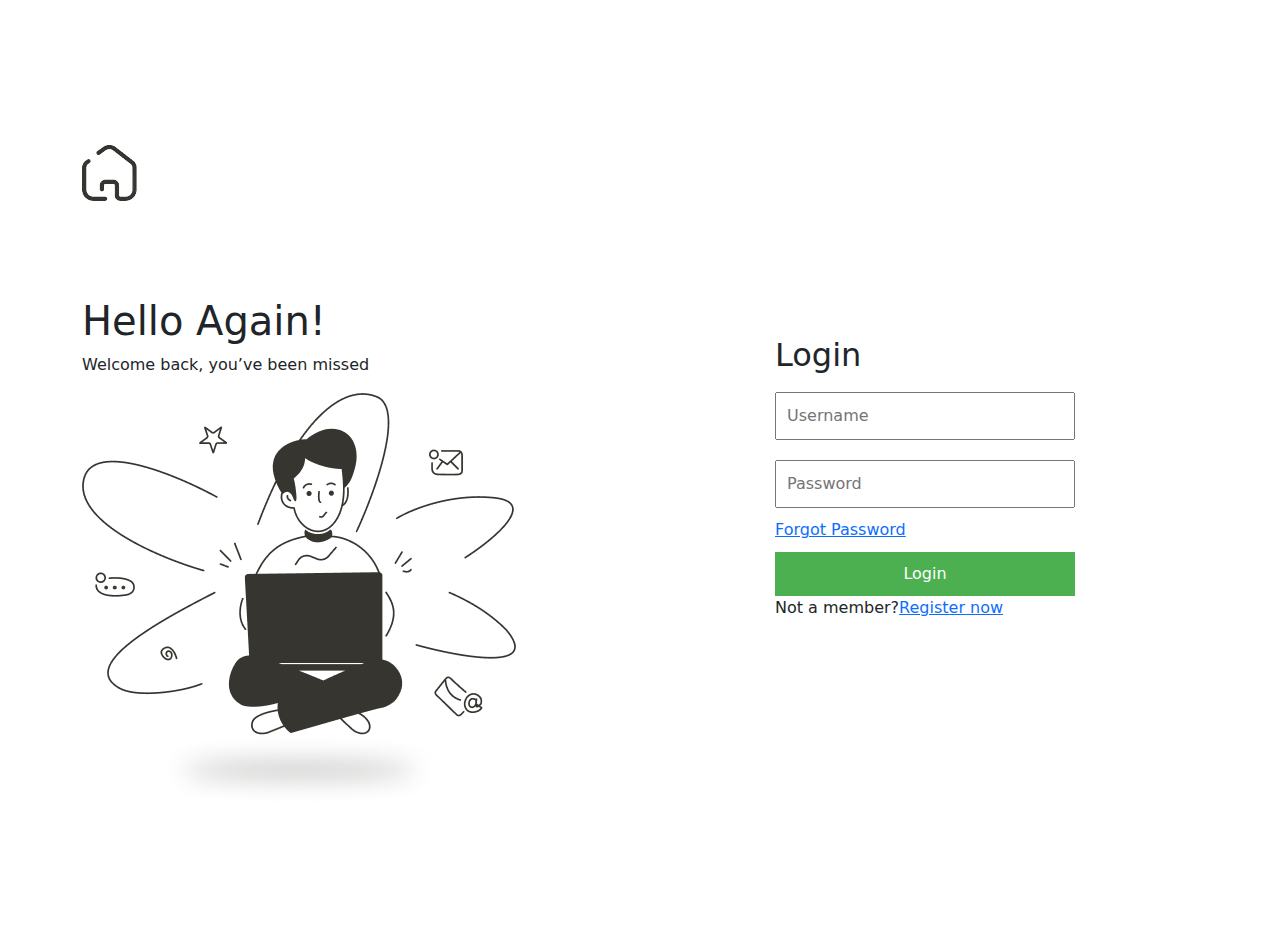
<file: login.html>
<!DOCTYPE html>
<html lang="en">
<head>
    <meta charset="UTF-8">
    <meta name="viewport" content="width=device-width, initial-scale=1.0">
    <title>login</title>
    <!-- styal css -->
    <link rel="stylesheet" href="styal.css">
    <!--booststrap link  -->
    <link href="https://cdn.jsdelivr.net/npm/bootstrap@5.3.3/dist/css/bootstrap.min.css" rel="stylesheet">
    <!-- cdn fonts -->
    <link rel="stylesheet" href="https://cdnjs.cloudflare.com/ajax/libs/font-awesome/6.5.1/css/all.min.css">
    <style>
 
        form {
          width: 300px;
          margin: 0 auto;
          padding-top: 12rem;
        }
        @media  (max-width:991px) {
            form {
          width: 300px;
          margin:0 auto;
        margin-top: -20rem;
        /* justify-content: center; */
        }
        #pc-img{
            width:100%;
        }
        }
        input[type="text"], input[type="password"] {
          width: 100%;
          padding: 10px;
          margin: 10px 0;
          box-sizing: border-box;
        }
        input[type="submit"] {
          width: 100%;
          padding: 10px;
          margin-top: 10px;
          background-color: #4CAF50;
          color: white;
          border: none;
          cursor: pointer;
        }
        input[type="submit"]:hover {
          background-color: #45a049;
        }
      </style>
       

</head>
<body>
  <!-- section 1 login from -->
    <section>
       <div class="container py-5  ">
            <div class="row py-5 ">
 
                <div class="col py-5 ">
                    <a href="index.html"> <img src="images/logo2.png" alt=""></a>
                   
                    <br>
                    <br>
                    <br>
                    <br>
                    <br>

                        <h1>Hello Again!</h1>
                         <p>Welcome back, you’ve been missed</p>
                         <img src="images/oc-on-the-laptop.png" alt="" id="pc-img">
                     
                    

                        </div>
                        <div class="col py-5">
                         <form id="loginForm" onsubmit="return validateForm()">
                                <h2>Login</h2>
                                <input type="text" id="username" placeholder="Username" required>
                               
                                <input type="password" id="password" placeholder="Password" required>

                                <a href="" class="">Forgot Password</a>
                                <input type="submit" value="Login">
                                 Not a member?<a href="Register.html">Register now</a>  
                        </form>
                         
                    
                    </div>
                 
            </div>
        </div>  
    </section>
   
     <!-- boostrap js link -->
   <script src="https://cdn.jsdelivr.net/npm/bootstrap@5.3.3/dist/js/bootstrap.bundle.min.js" integrity="sha384-YvpcrYf0tY3lHB60NNkmXc5s9fDVZLESaAA55NDzOxhy9GkcIdslK1eN7N6jIeHz" crossorigin="anonymous"></script>

   <!-- js link -->
   <link rel="stylesheet" href="script.js">
</body>
</html>
</file>
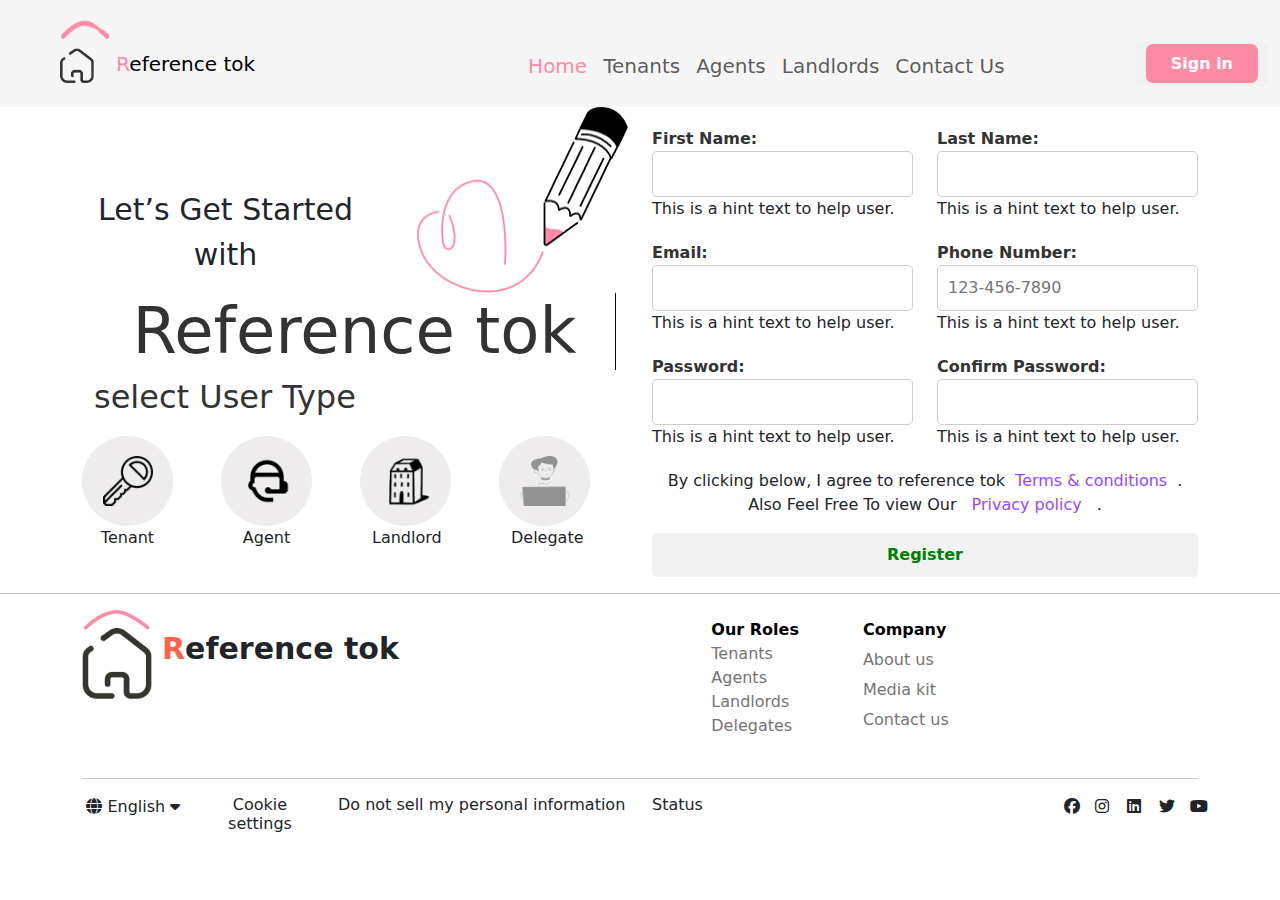
<file: Register.html>
<!DOCTYPE html>
<html lang="en">
<head>
    <meta charset="UTF-8">
    <meta name="viewport" content="width=device-width, initial-scale=1.0">
     
    <!-- styal css -->
    <link rel="stylesheet" href="styal.css">
    <!--booststrap link  -->
    <link href="https://cdn.jsdelivr.net/npm/bootstrap@5.3.3/dist/css/bootstrap.min.css" rel="stylesheet">
    <!-- cdn fonts -->
    <link rel="stylesheet" href="https://cdnjs.cloudflare.com/ajax/libs/font-awesome/6.5.1/css/all.min.css">
    <title>Register</title>
    <style>
.container {
  text-align: center;
}

.word {
  font-size: 4em;
  color: #333;
  overflow: hidden;
  white-space: nowrap;
  border-right: .1px solid rgb(8, 8, 8); 
  animation: typing 4s steps(14) infinite;
  animation-delay:0.5ms;
}

@keyframes typing {
  from { width: 0; }
  to { width: 75% ; }
}
 

.form-group {
  margin-bottom: 20px;
}

label {
  display: block;
  font-weight: bold;
}

input[type="text"],
input[type="email"],
input[type="password"],
input[type="tel"] {
  width: 100%;
  padding: 10px;
  font-size: 16px;
  border: 1px solid #ccc;
  border-radius: 5px;
}

button[type="submit"] {
  display: block;
  width: 100%;
  padding: 10px;
  font-size: 16px;
  font-weight: 700;
  background-color: #f1f1f1;
  color:green;
  border: none;
  border-radius: 5px;
  cursor: pointer;
}

button[type="submit"]:hover {
  background-color:green;
  color: white;
}
h2 {
    color: #333;
  }
  
  form {
    margin-top: 20px;
  }
  
  input[type="radio"] {
    margin-right: 10px;
  }
  
  label {
    font-size: 16px;
    color: #333;
  }
  #list-img{
    background: rgb(238, 236, 236);
    border-radius: 50%;
    padding:20px 15px;
    text-align: center;
    justify-content: center;
    align-items: center;

  }
  @media (max-width:1405px) {
    @keyframes typing {
  from { width: 0; }
  to { width: 89% ; }
}
  }
  @media (max-width:1105px) {
    #list-img{
      display: none;
    background: rgb(238, 236, 236);
    border-radius: 50%;
    padding:10px 5px;
    text-align: center;
    justify-content: center;
    align-items: center;

  }
 
  }
  @media (max-width:575px) {
    #ref-tok h1{
      width: 10%;
      /* background: red; */
      font-size: 30px;
    }
    #list-img{
      display: none;
    background: rgb(238, 236, 236);
    border-radius: 50%;
    padding:10px 5px;
    text-align: center;
    justify-content: center;
    align-items: center;

  }
    @keyframes typing {
  from { width: 0; }
  to { width: 79% ; }
}
  }

    </style>
</head>
<body>
    <!-- navbar -->
    <nav class="navbar navbar-expand-lg  ">
        <div class="container-fluid">
            <a class="navbar-brand justify-content-start" href="index.html"> 
                <ul class="d-grid  logo">
                      <li>
                        <img src="images/logo1.png" alt="" id="img-1">
                       </li>
                     <li><img src="images/logo2.png" alt="" id="img-2">
                        <a href="#" id="tok"><span>R</span>eference tok</a>
                     </li>
                </ul>
             </a>
          <button class="navbar-toggler" type="button" data-bs-toggle="collapse" data-bs-target="#navbarSupportedContent" aria-controls="navbarSupportedContent" aria-expanded="false" aria-label="Toggle navigation">
            <span class="navbar-toggler-icon"></span>
          </button>
          <div class="collapse navbar-collapse" id="navbarSupportedContent">
            <ul class="navbar-nav me-auto justify-content-center mb-4 mb-lg-0">
                <li class="nav-item">
                    <a class="nav-link active" aria-current="page" href="index.html">Home</a>
                  </li>
                  <li class="nav-item">
                    <a class="nav-link" href="Tenants.html"> 
                        Tenants</a>
                  </li>
                  <li class="nav-item">
                    <a class="nav-link" href="Agents.html"> 
                        Agents</a>
                  </li><li class="nav-item">
                    <a class="nav-link" href="Landlords.html"> 
                        Landlords</a>
                  </li><li class="nav-item">
                    <a class="nav-link" href="Contact Us.html"> 
                        Contact Us</a>
                  </li>
            </ul>
            <form class="d-flex" role="search">
              
              <button class="btn" type="submit"><a href="login.html">Sign in</a></button>
            </form>
          </div>
        </div>
      </nav>

<!-- section -->
<section>
    <div class="container">
    <div class="row">
            <div class="col-md-6 col-sm-12">
                <div class="row">
                  <div class="col-md-12 col-sm-12 d-flex gap-5">
                     <p style="margin-top: 5rem; font-size: 30px;">Let’s Get Started with </p>
                     <img src="images/nt-improve-signup-experience.png" alt="">
                   </div>

                </div>
              <div class="col-lg-12 col-sm-12 ">
                <div class="container" id="ref-tok">
                    <h1 class="word">Reference tok</h1>
                      <div class="text-start">
                       <h2>select User Type</h2>  
                       <form class=" ">
                        <div class="row gap-5  ">
                          <div class="col-2 text-center"id="list-img">
                            <img src="images  5/1.png" alt="" width="50" height="50">
                            
                          </div>
                          <div class="col-2 text-center"id="list-img">
                            <img src="images  5/2.png" alt="" width="50" height="50">
                         
                          </div>
                          <div class="col-2 text-center"id="list-img">
                            <img src="images  5/3.png" alt="" width="50" height="50">
                         
                          </div>
                          <div class="col-2 text-center"id="list-img">
                            <img src="images  5/4.png" alt="" width="50" height="50">
                           
                          </div>
                        </div>
                        <div class="row gap-5  ">
                          <div class="col-2 text-center" >
                             
                           <p>Tenant </p>
                          </div>
                          <div class="col-2 text-center" >
                            
                           <p>Agent</p>
                          </div>
                          <div class="col-2 text-center" >
                            
                           <p>Landlord</p>
                          </div>
                          <div class="col-2 text-center" >
                            
                           <p>Delegate</p>
                          </div>
                        </div>
                       
                        
                      </form> 
                    </div>  
                  </div>
                </div>
             </div>
                <div class="col-md-6 col-sm-12">
 
                    <form id="registerForm">
                        <div class="row text-start">
                            <div class="col-md-6 col-sm-6 ">
                                <div class="row d-grid ">
                                    <div class="col-12 ">
                                        <div class="form-group">
                                            <label for="firstName">First Name:</label>
                                            <input type="text" id="firstName" name="firstName" required>
                                            <p>This is a hint text to help user.</p>
                                          </div>
                                    </div>
                                    <div class="col-12">
                                        <div class="form-group">
                                            <label for="email">Email:</label>
                                            <input type="email" id="email" name="email" required>
                                            <p>This is a hint text to help user.</p>
                                          </div>
                                    </div>
                                    <div class="col-12">
                                        <div class="form-group">
                                            <label for="password">Password:</label>
                                            <input type="password" id="password" name="password" required>
                                            <p>This is a hint text to help user.</p>
                                          </div>
                                    </div>
                                </div>
                            </div>
                            <div class="col-md-6 col-sm-6">
                              <div class="row d-grid">
                           
                            <div class="col-12">
                                <div class="form-group">
                                    <label for="lastName">Last Name:</label>
                                    <input type="text" id="lastName" name="lastName" required>
                                    <p>This is a hint text to help user.</p>
                                  </div>
                            </div>
                            <div class="col-12">
                                <div class="form-group">
                                    <label for="phoneNumber">Phone Number:</label>
                                    <input type="tel" id="phoneNumber" name="phoneNumber" pattern="[0-9]{3}-[0-9]{3}-[0-9]{4}" placeholder="123-456-7890" required>
                                    <p>This is a hint text to help user.</p>
                                    <!-- <small>Format: 123-456-7890</small> -->
                                  </div>
                            </div>
                           
                           
                            <div class="col-12">
                                <div class="form-group">
                                    <label for="confirmPassword">Confirm Password:</label>
                                    <input type="password" id="confirmPassword" name="confirmPassword" required>
                                    <p>This is a hint text to help user.</p>
                                  </div>
                            </div>
                          </div>
                        </div>
                        </div>
     <p>By clicking below, I agree to reference tok<span style="color: #9747FF; padding: 10px ;">Terms & conditions</span>. Also Feel Free To view Our  <span style="color: #9747FF; padding: 10px ;">Privacy policy</span> .</p>
                        <button type="submit">Register</button>
                      </form>
                </div>
        </div>
    </div>
    </div>
     
</section>


<hr>


      <!-- section 7 -->
<section>
    <div class="container">
      <div class="row">
        <div class="col-md-4 col-sm-12" id="footer-logo">
          <img src="images/Group 1 (1).png" alt=""><span><strong>R</strong>eference tok</span>
        </div>
        <div class="col-md-8 col-sm-12 d-flex gap-5 text-start justify-content-center" id="a-tags">
          <ul class="d-grid p-2">
            <a href="index.html" style="color: black;font-weight: 700;">Our Roles</a>
            <a href="Tenants.html">Tenants</a>
            <a href="Agents.html">Agents</a>
            <a href="Landlords.html">Landlords</a>
            <a href="Landlords.html">Delegates</a>
             
          </ul>
          <ul class="d-grid p-2">
            <a href="#" style="color: black;font-weight: 700;">Company</a>
            <a href="#">About us</a>
            <a href="#">Media kit</a>
            <a href="Contact Us.html">Contact us</a>
             
          </ul>
        </div>
      </div>
      <hr>
    </div>
  </section>
  <!-- section 8 -->
  <section>
    <div class="container">
      <div class="row">
        <div class="col-md-8 col-sm-12">
          <div class="row">
            <div class="col-md-2 col-sm-12">
            <i class="fa-solid fa-globe"> </i> <span>English</span> <span><i class="fa-solid fa-caret-down"></i></span> 
  
            </div>
            <div class="col-md-2 col-sm-12">
              <h6>Cookie settings</h6>
            </div>
            <div class="col-md-5 col-sm-12">
              <h6>Do not sell my personal information</h6>
            </div>
            <div class="col-md-1 col-sm-12">
              <h6>Status</h6>
            </div>
  
          </div>
  
          <!-- <div class="dropdown">
            <button class="btn btn-secondary dropdown-toggle" type="button" data-bs-toggle="dropdown" aria-expanded="true">
              Language
            </button>
            <ul class="dropdown-menu">
              <li><button class="dropdown-item" type="button">English</button></li>
              <li><button class="dropdown-item" type="button">Another action</button></li>
              <li><button class="dropdown-item" type="button">Something else here</button></li>
            </ul>
          </div> -->
        </div>
        <div class="col-md-4 col-sm-12 " id="icons">
  <div class="row   justify-content-end">
    <div class="col-1">
      <i class="fa-brands fa-facebook"></i>
    </div>
    <div class="col-1">
      <i class="fa-brands fa-instagram"></i>
    </div>
    <div class="col-1">
      <i class="fa-brands fa-linkedin"></i>
    </div>
    <div class="col-1">
      <i class="fa-brands fa-twitter"></i>
    </div>
    <div class="col-1">
      <i class="fa-brands fa-youtube"></i>
    </div>
  </div>
        </div>
       
      </div>
    </div>
  </section>

   <!-- boostrap js link -->
   <script src="https://cdn.jsdelivr.net/npm/bootstrap@5.3.3/dist/js/bootstrap.bundle.min.js" integrity="sha384-YvpcrYf0tY3lHB60NNkmXc5s9fDVZLESaAA55NDzOxhy9GkcIdslK1eN7N6jIeHz" crossorigin="anonymous"></script>

   <!-- js link -->
   <link rel="stylesheet" href="script.js">
</body>
</html>
</file>
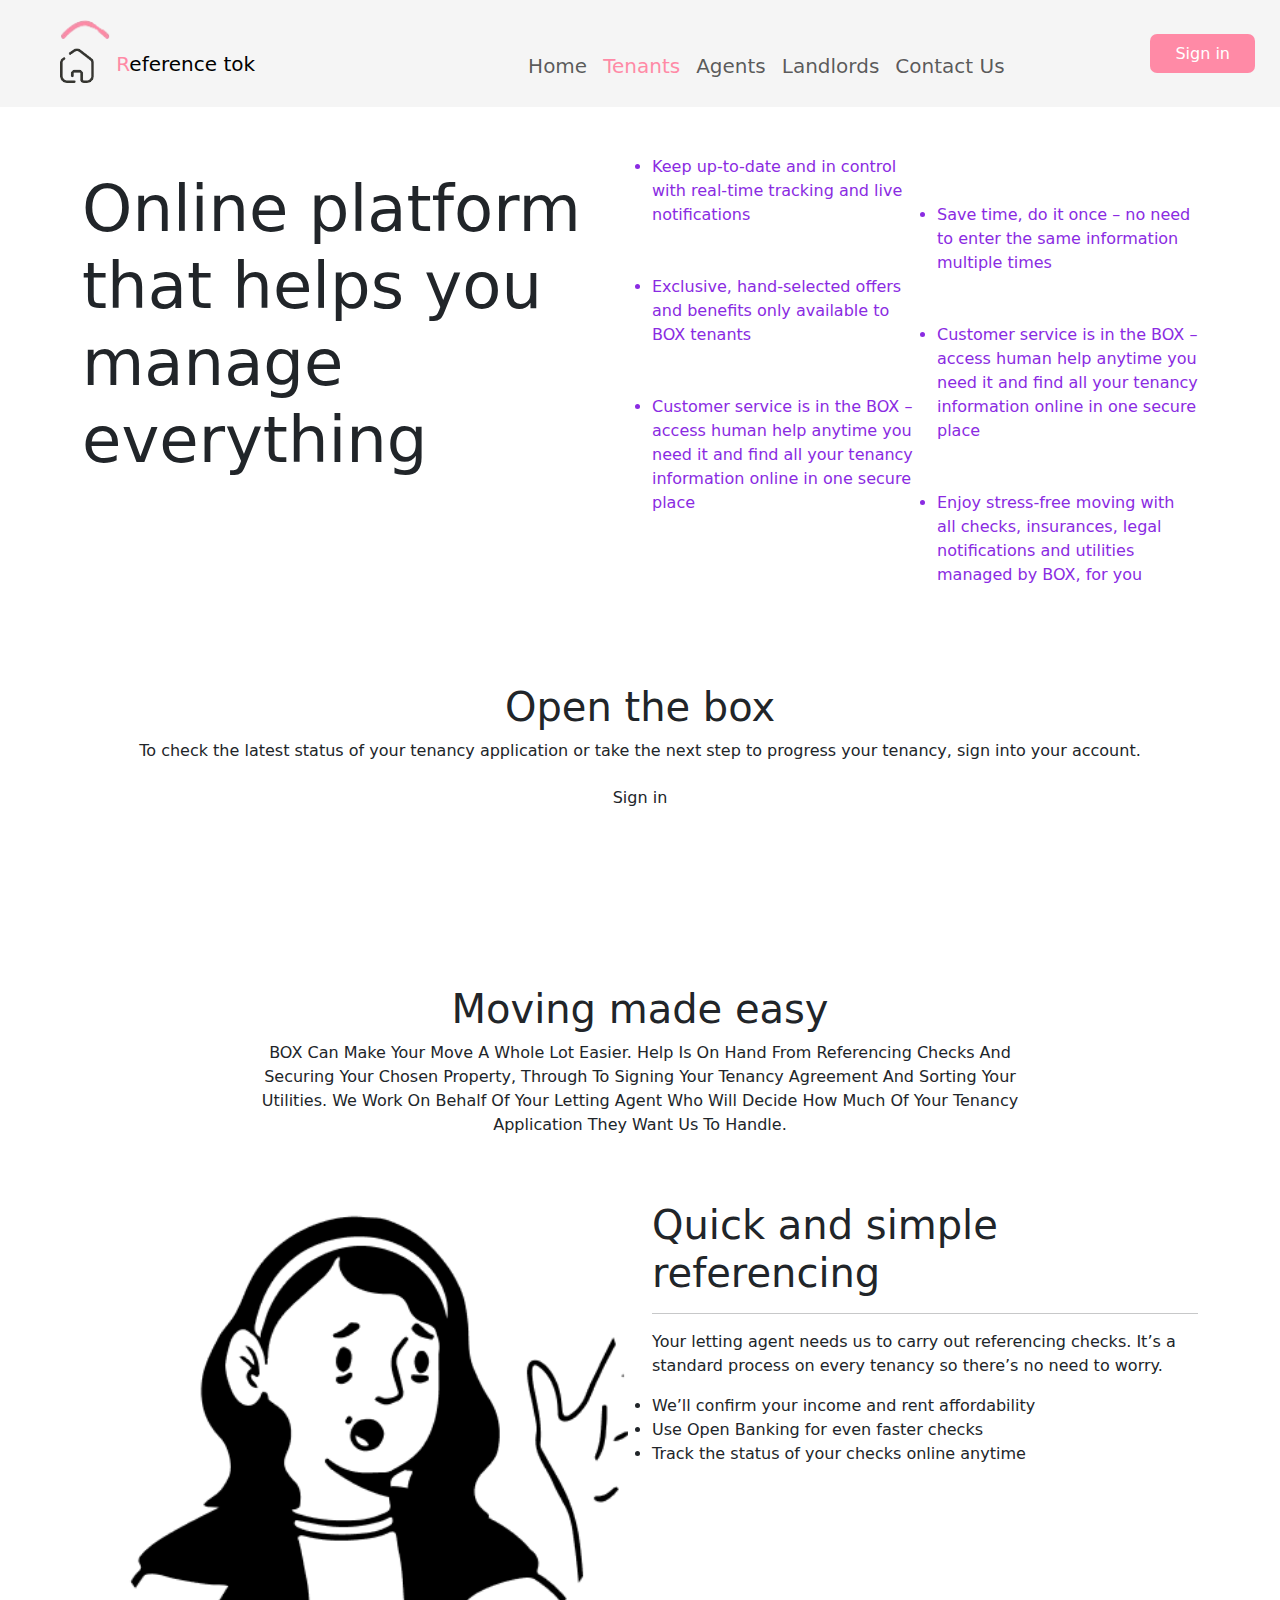
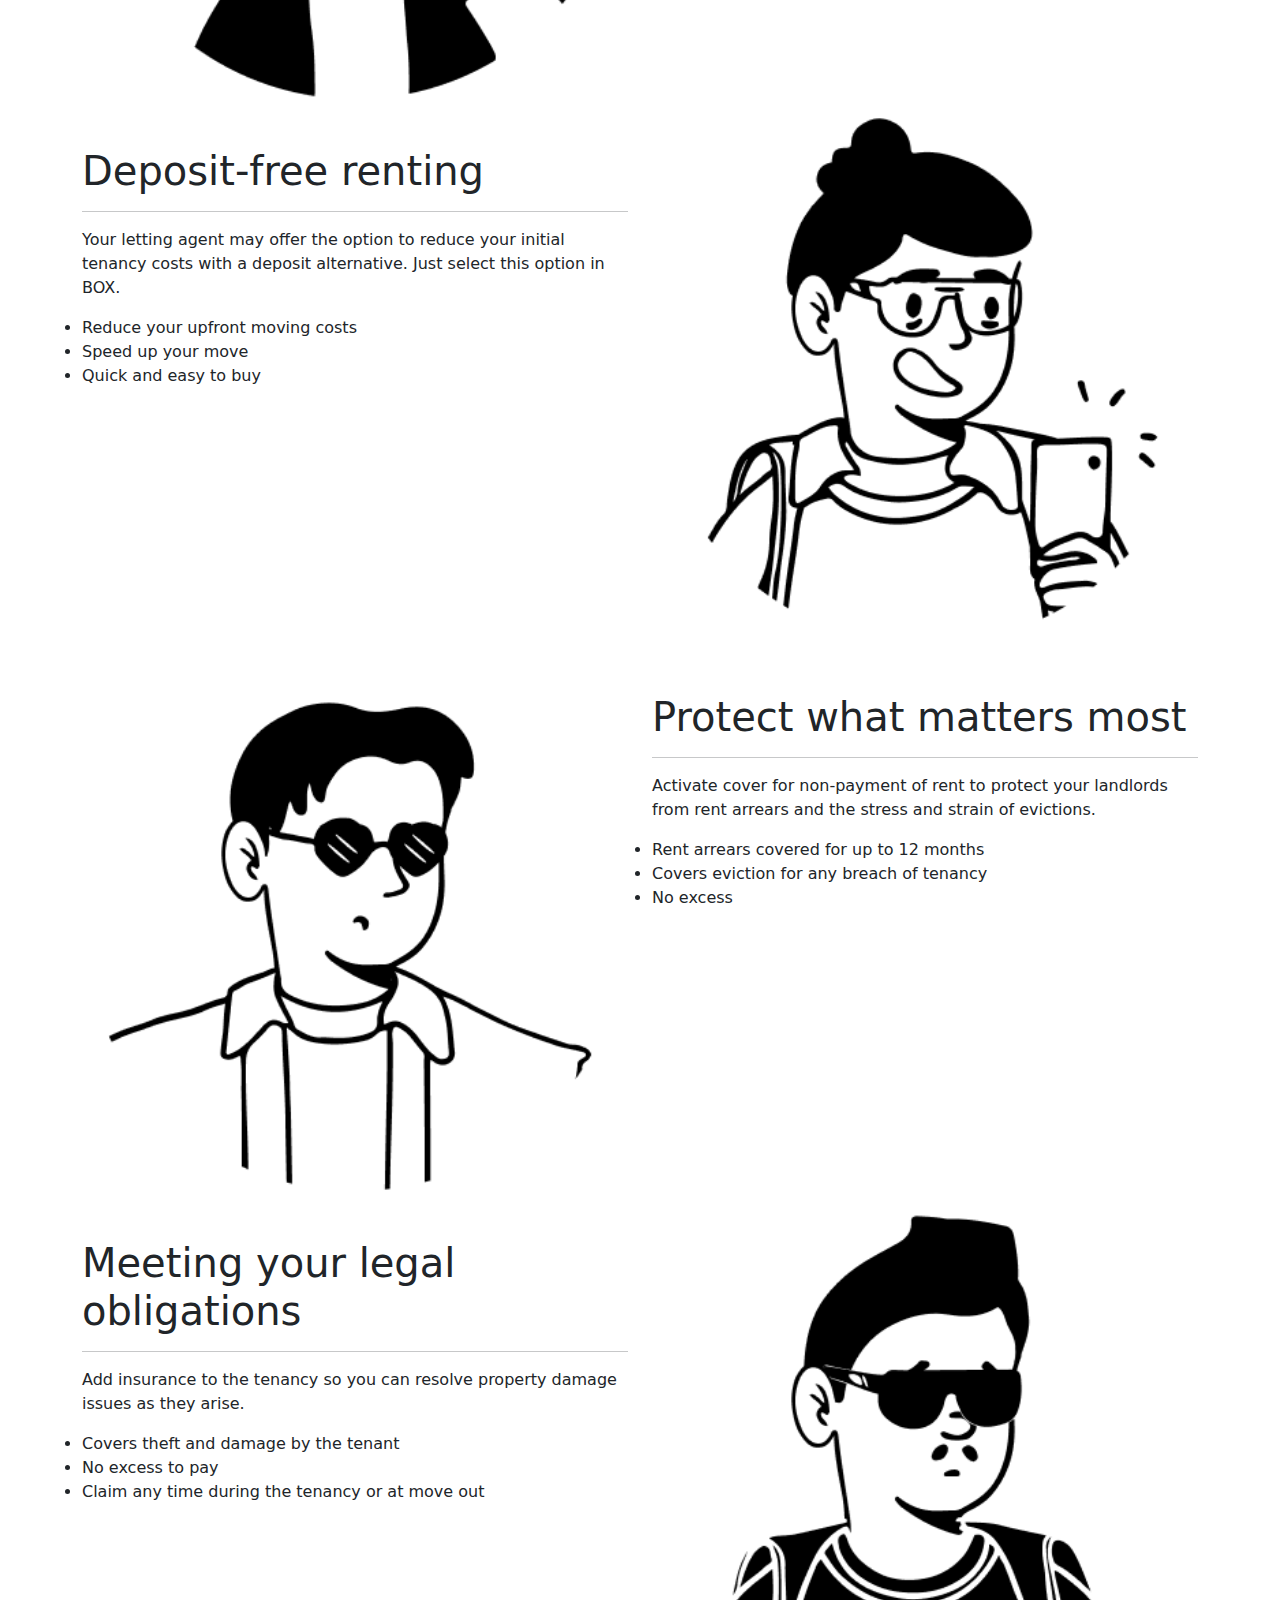
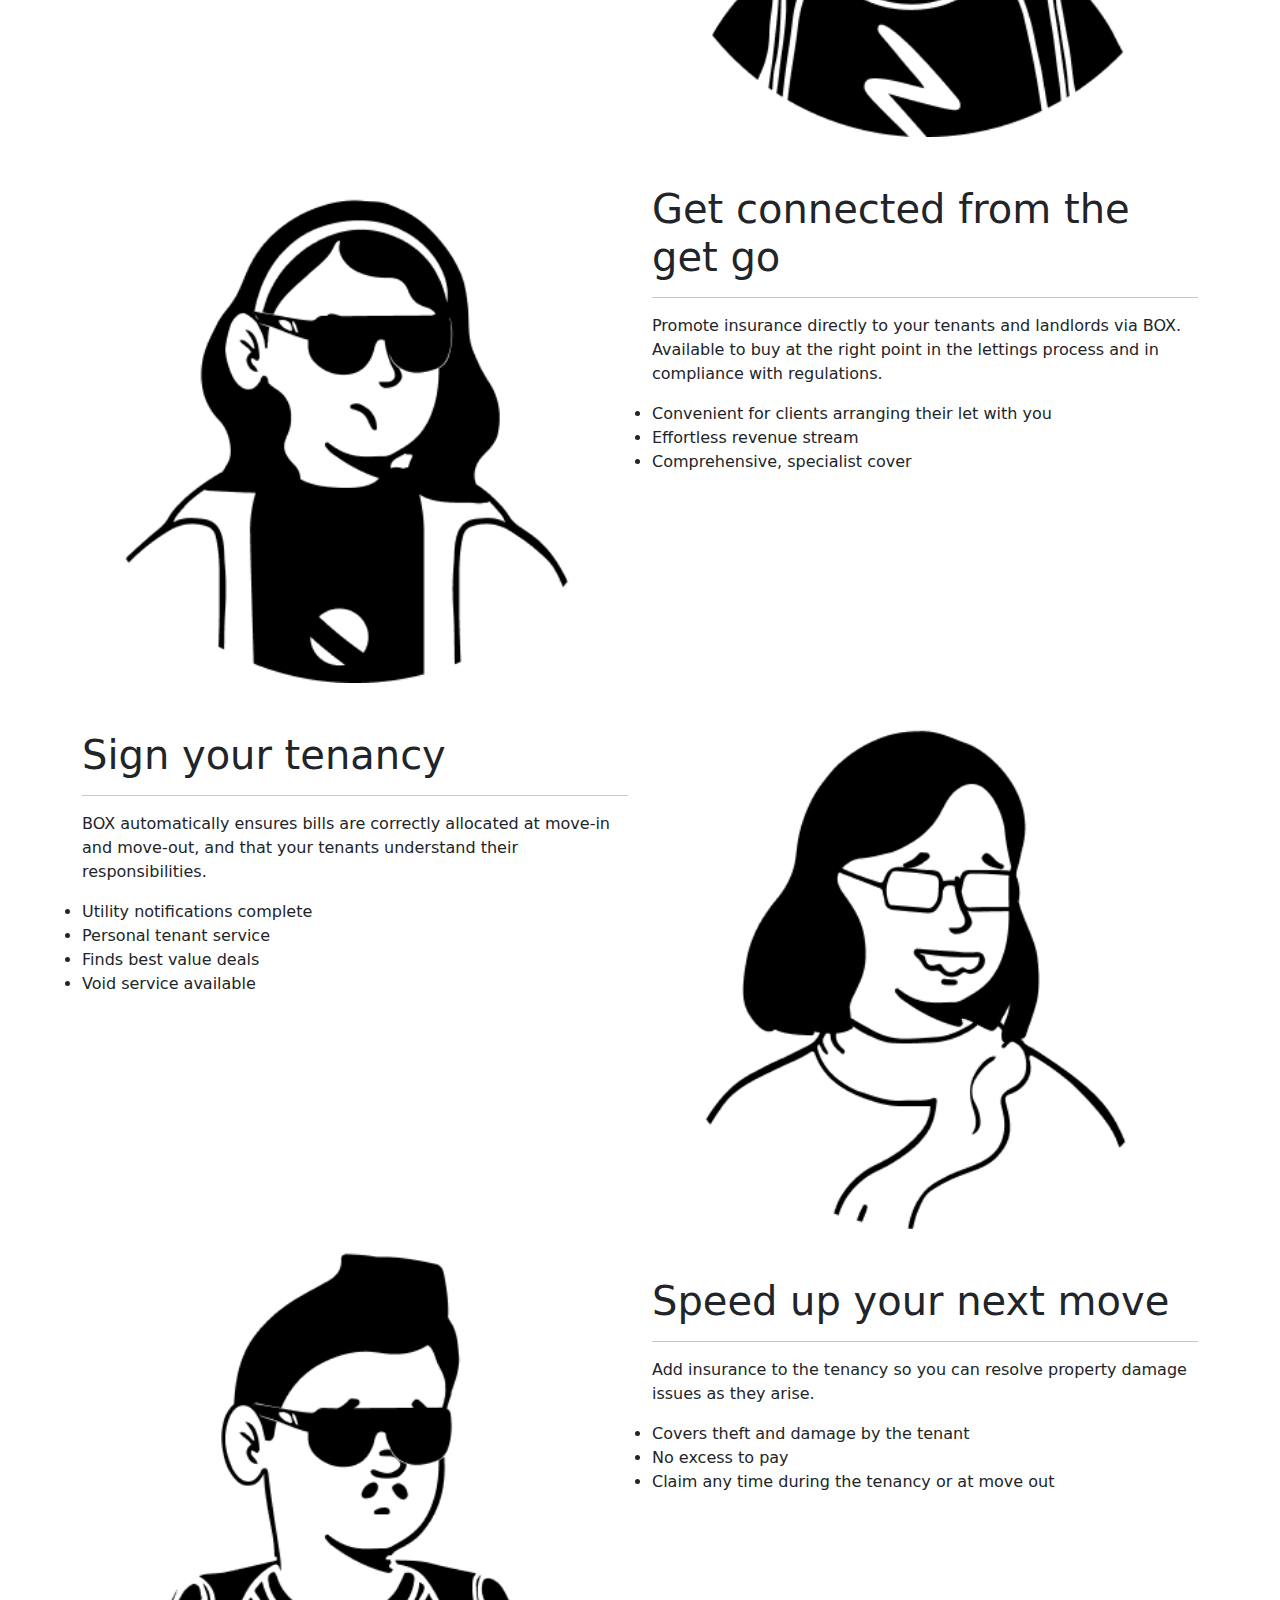
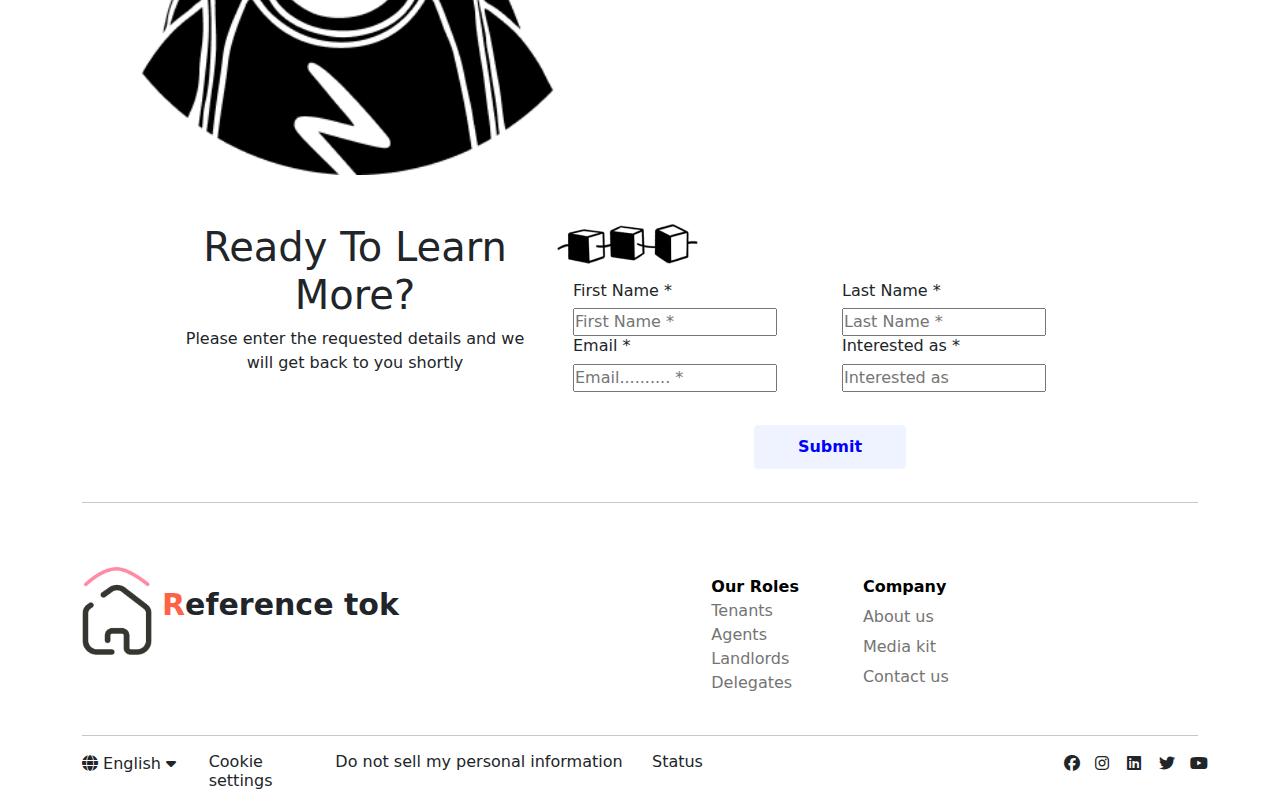
<file: Tenants.html>
<!DOCTYPE html>
<html lang="en">
<head>
    <meta charset="UTF-8">
    <meta name="viewport" content="width=device-width, initial-scale=1.0">
    <title>reference tok</title>
    <!-- styal css -->
    <link rel="stylesheet" href="styal.css">
    <!--booststrap link  -->
    <link href="https://cdn.jsdelivr.net/npm/bootstrap@5.3.3/dist/css/bootstrap.min.css" rel="stylesheet">
    <!-- cdn fonts -->
    <link rel="stylesheet" href="https://cdnjs.cloudflare.com/ajax/libs/font-awesome/6.5.1/css/all.min.css">

</head>
<body>
      <!-- navbar -->
      <nav class="navbar navbar-expand-lg  ">
        <div class="container-fluid">
            <a class="navbar-brand justify-content-start" href="index.html"> 
                <ul class="d-grid  logo">
                      <li>
                        <img src="images/logo1.png" alt="" id="img-1">
                       </li>
                     <li><img src="images/logo2.png" alt="" id="img-2">
                        <a href="#" id="tok"><span>R</span>eference tok</a>
                     </li>
                </ul>
             </a>
          <button class="navbar-toggler" type="button" data-bs-toggle="collapse" data-bs-target="#navbarSupportedContent" aria-controls="navbarSupportedContent" aria-expanded="false" aria-label="Toggle navigation">
            <span class="navbar-toggler-icon"></span>
          </button>
          <div class="collapse navbar-collapse" id="navbarSupportedContent">
            <ul class="navbar-nav me-auto justify-content-center mb-4 mb-lg-0">
                <li class="nav-item">
                    <a class="nav-link " aria-current="page" href="index.html">Home</a>
                  </li>
                  <li class="nav-item">
                    <a class="nav-link active" href="Tenants.html"> 
                        Tenants</a>
                  </li>
                  <li class="nav-item">
                    <a class="nav-link" href="Agents.html"> 
                        Agents</a>
                  </li><li class="nav-item">
                    <a class="nav-link" href="Landlords.html"> 
                        Landlords</a>
                  </li><li class="nav-item">
                    <a class="nav-link" href="Contact Us.html"> 
                        Contact Us</a>
                  </li>
            </ul>
            <form class="d-flex" role="search">
              
              <button class="btn" type="submit"><a href="login.html">Sign in</a></button>
            </form>
          </div>
        </div>
      </nav>
      <!-- section 1 -->
      <div class="container">
        <div class="row">
            <div class="col-md-6 col-sm-12 py-5" id="online-platfrom">
                <h1>Online platform that helps you manage everything</h1>
            </div>
            <div class="col-md-6 col-sm-12">
                <div class="row py-5">
                    <div class="col-md-6 col-sm-12">
                        <div class="row gap-5 ">
                            <div class="col-12 ">
                                <li style="color: blueviolet;">
                                    Keep up-to-date and in control with real-time 
                                    tracking and live notifications</li>
                            </div>
                            <div class="col-12">
                                <li style="color: blueviolet;">
                                    Exclusive, hand-selected offers and benefits only available to BOX tenants</li>
                            </div>
                            <div class="col-12">
                                <li style="color: blueviolet;">
                                    Customer service is in the BOX – access human help anytime you need it and find all your tenancy information online in one secure place</li>
                            </div>
                        </div>
                    </div>

                    <div class="col-md-6 col-sm-12">
                        <div class="row py-5 gap-5">
                            <div class="col-12">
                                <li style="color: blueviolet; ">
                                    Save time, do it once – no need to enter the
                                    same information multiple times</li>
                            </div>
                            <div class="col-12">
                                <li style="color: blueviolet; ">
                                    Customer service is in the BOX – access human help anytime you 
                                    need it and find all your tenancy information online in one secure place</li>
                            </div>
                            <div class="col-12">
                                <li style="color: blueviolet; ">
                                    Enjoy stress-free moving with all checks, insurances,
                                    legal notifications and utilities managed by BOX, for you</li>
                            </div>
                        </div>

                    </div>
                    
                    
                    
                    
                    
                    
                    
                </div>
            </div>
        </div>
        <div class="row text-center justify-content-center">
            <h1>Open the box</h1>
            <br>

            <p style="width: 90%;">To check the latest status of your tenancy application or take the next step to progress your tenancy, sign into your account.</p>
             
            <br>
            <button class="btn w-25 bg-body ">Sign in</button>
        </div>
        <br>
        <br>
        <br>
        <br>
         
        <br>
        <br>
        <br>
        <div class="row text-center justify-content-center">
            <h1>Moving made easy</h1>
            <p style="width: 70%; text-transform: capitalize;">BOX can make your move a whole lot easier. Help is on hand from referencing checks and securing your chosen property, through to signing your tenancy agreement and sorting your utilities. We work on behalf of your letting agent who will decide how much of your tenancy application they want us to handle.</p>
             
        </div>
        <div class="row">
            <div class="col-md-6 col-sm-12 ">
                <img src="images 2/1.png" alt=""width="100%">
            </div>
            <div class="col-md-6 col-sm-12 py-5">
                <h1>Quick and simple referencing</h1>
                <hr>
                <p>Your letting agent needs us to carry out referencing checks. It’s a standard process on every tenancy so there’s no need to worry.</p>
                <li>We’ll confirm your income and rent affordability</li>
                <li>Use Open Banking for even faster checks</li>
                <li>Track the status of your checks online anytime</li>
            </div>
        </div>
        <div class="row">
            
            <div class="col-md-6 col-sm-12 py-5">
                <h1>Deposit-free renting</h1>
                <hr>
                <p>Your letting agent may offer the option to reduce your initial tenancy costs with a deposit alternative. Just select this option in BOX.</p>
                 <li>Reduce your upfront moving costs</li>
                 <li>Speed up your move</li>
                 <li>Quick and easy to buy</li>
            </div>
            <div class="col-md-6 col-sm-12">
                <img src="images 2/2.png" alt="" width="100%">
            </div>
        </div> 
        <div class="row">
            <div class="col-md-6 col-sm-12">
                <img src="images 2/3.png" alt=""width="100%">
            </div>
            <div class="col-md-6 col-sm-12 py-5">
                <h1>Protect what matters most</h1>
                <hr>
                 <p>Activate cover for non-payment of rent to protect your landlords from rent arrears and the stress and strain of evictions.</p>
                 <li>Rent arrears covered for up to 12 months</li>
                <li>Covers eviction for any breach of tenancy </li>
                <li>No excess</li>
            </div>
        </div> 
        <div class="row">
            
            <div class="col-md-6 col-sm-12 py-5 ">
                <h1>Meeting your legal obligations</h1>
                <hr>
                <p>Add insurance to the tenancy so you can resolve property damage issues as they arise.</p>
                <li>Covers theft and damage by the tenant</li>
                <li>No excess to pay</li>
                <li>Claim any time during the tenancy or at move out</li>
            </div>
            <div class="col-md-6 col-sm-12">
            <img src="images 2/4.png" alt=""width="100%">
            </div>
        </div> 
        <div class="row">
            <div class="col-md-6 col-sm-12">
                <img src="images 2/5.png" alt=""width="100%">
            </div>
            <div class="col-md-6 col-sm-12 py-5">
                <h1>Get connected from the get go</h1>
                <hr>
                <p>Promote insurance directly to your tenants and landlords via BOX. Available to buy at the right point in the lettings process and in compliance with regulations.</p>
                <li>Convenient for clients arranging their let with you</li>
                <li>Effortless revenue stream</li>
                <li>Comprehensive, specialist cover</li>
            </div>
        </div>
         <div class="row">
           
            <div class="col-md-6 col-sm-12 py-5 float-sm-end">
                <h1>Sign your tenancy</h1>
                <hr>
                <p>BOX automatically ensures bills are correctly allocated at move-in and move-out, and that your tenants understand their responsibilities.</p>
                <li>Utility notifications complete</li>
                <li>Personal tenant service</li>
                <li>Finds best value deals</li>
                <li>Void service available</li>
            </div>
            <div class="col-md-6 col-sm-12 ">
                <img src="images 2/6.png" alt=""width="100%">
            </div>
        </div>
         <div class="row">
            <div class="col-md-6 col-sm-12 ">
                <img src="images 2/7.png" alt=""width="100%">
            </div>
            <div class="col-md-6 col-sm-12 py-5">
                <h1>Speed up your next move</h1>
                <hr>
                <p>Add insurance to the tenancy so you can resolve property damage issues as they arise.</p>
                <li>Covers theft and damage by the tenant</li>
                <li>No excess to pay</li>
                <li>Claim any time during the tenancy or at move out</li>
            </div>
        </div> 
         
         
      </div>
      <!-- section 6 -->
      <section>
        <div class="container py-5 ">
          <div class="row text-center justify-content-center   "id="fter-set">
            <div class="col-md-4 col-sm-12"id ="ready-text"  >
              <h1 >Ready To Learn
                More?</h1>
                <p>Please enter the requested details and
                  we will get back to you shortly</p>
            </div>
            <div class="col-md-6 col-sm-12 text-start" id="fter-set">
              <img  src="images/spot-workflow.png.png" alt="">
              <div class="row p-3 justify-content-center " id="fter-set">
                <div class="col-md-6 col-sm-12">
                  <h6>First Name *</h6>
                  <input type="text" placeholder="First Name *">
                  <h6>Email *</h6>
                  <input type="text" placeholder="Email.......... *">
      
                </div>
                <div class="col-md-6 col-sm-12">
                  <h6>Last Name *</h6>
                  <input type="text" placeholder="Last Name *">
                  <h6>Interested as *</h6>
                  <input type="text" placeholder="Interested as ">
      
                </div>
                <div class="text-center submit">
                  <button  id="submit">Submit</button>
                </div>
                
              </div>
            </div>
          </div>
          <hr>
        </div>
      </section>
  <!-- section 7 -->
  <section>
    <div class="container">
      <div class="row">
        <div class="col-md-4 col-sm-12" id="footer-logo">
          <img src="images/Group 1 (1).png" alt=""><span><strong>R</strong>eference tok</span>
        </div>
        <div class="col-md-8 col-sm-12 d-flex gap-5 text-start justify-content-center" id="a-tags">
          <ul class="d-grid p-2">
            <a href="index.html" style="color: black;font-weight: 700;">Our Roles</a>
            <a href="Tenants.html">Tenants</a>
            <a href="Agents.html">Agents</a>
            <a href="Landlords.html">Landlords</a>
            <a href="Landlords.html">Delegates</a>
             
          </ul>
          <ul class="d-grid p-2">
            <a href="#" style="color: black;font-weight: 700;">Company</a>
            <a href="#">About us</a>
            <a href="#">Media kit</a>
            <a href="Contact Us.html">Contact us</a>
             
          </ul>
        </div>
      </div>
      <hr>
    </div>
  </section>
  <!-- section 8 -->
  <section>
    <div class="container">
      <div class="row">
        <div class="col-md-8 col-sm-12">
          <div class="row">
            <div class="col-md-2 col-sm-12">
            <i class="fa-solid fa-globe"> </i> <span>English</span> <span><i class="fa-solid fa-caret-down"></i></span> 
  
            </div>
            <div class="col-md-2 col-sm-12">
              <h6>Cookie settings</h6>
            </div>
            <div class="col-md-5 col-sm-12">
              <h6>Do not sell my personal information</h6>
            </div>
            <div class="col-md-1 col-sm-12">
              <h6>Status</h6>
            </div>
  
          </div>
  
          <!-- <div class="dropdown">
            <button class="btn btn-secondary dropdown-toggle" type="button" data-bs-toggle="dropdown" aria-expanded="true">
              Language
            </button>
            <ul class="dropdown-menu">
              <li><button class="dropdown-item" type="button">English</button></li>
              <li><button class="dropdown-item" type="button">Another action</button></li>
              <li><button class="dropdown-item" type="button">Something else here</button></li>
            </ul>
          </div> -->
        </div>
        <div class="col-md-4 col-sm-12 " id="icons">
  <div class="row   justify-content-end">
    <div class="col-1">
      <i class="fa-brands fa-facebook"></i>
    </div>
    <div class="col-1">
      <i class="fa-brands fa-instagram"></i>
    </div>
    <div class="col-1">
      <i class="fa-brands fa-linkedin"></i>
    </div>
    <div class="col-1">
      <i class="fa-brands fa-twitter"></i>
    </div>
    <div class="col-1">
      <i class="fa-brands fa-youtube"></i>
    </div>
  </div>
        </div>
       
      </div>
    </div>
  </section>
       <!-- boostrap js link -->
   <script src="https://cdn.jsdelivr.net/npm/bootstrap@5.3.3/dist/js/bootstrap.bundle.min.js" integrity="sha384-YvpcrYf0tY3lHB60NNkmXc5s9fDVZLESaAA55NDzOxhy9GkcIdslK1eN7N6jIeHz" crossorigin="anonymous"></script>

   <!-- js link -->
   <link rel="stylesheet" href="script.js">
</body>
</html>
</file>
<file: styal.css>
*{
    margin: 0;
    padding: 0;
}
body{
    background:white;
    border-radius: 5px;
}
/* main-container-1 */
 .navbar{
    background-color:whitesmoke;
 }
.container-fluid a{
    list-style: none;
    text-decoration: none;
}
.navbar-brand{
    list-style: none;
    text-decoration: none;
    /* margin-left: -4rem; */
    
}
@media(max-width:575px)   {
    .navbar-brand{
        list-style: none;
        text-decoration: none;
        margin-left: -3rem;
        
    }
    #img-1{
        width: 30px;
        height: 10px;
    }
    #img-2{
        width: 20px;
         
    }
    .navbar-nav{
/* background: red; */
        text-align: center;
    }
    #loginn button{
        text-align: center;
        overflow: hidden;
        justify-content: center;
        align-items: center;
        /* background: beige; */

    }
}
.navbar-nav{
    
    margin: 25px;
    
}
.navbar-nav .nav-item a.active{
    color:#FF8AA6;   
    top: 20px;

  
    
}
.navbar-nav .nav-item :hover{
    color:#FF8AA6;   

    
} 
form .btn a{
    color:white;
    background-color: #FF8AA6;
    padding: 10px 25px ;
    text-align: center;
    width:20%;
    border-radius: 7px;
    overflow: hidden;
    
}
form .btn:hover a{
    color:white;
    background-color: #db5877;
}



    
.logo  {
    list-style: none;
    text-decoration: none;
    
}
.logo li {
    list-style: none;
    text-decoration: none;
    margin-right: 15rem;
    
}
#img-1{
    width: 50px;
    height: 20px;
}
#img-2{
    width: 34px;
     
}
#img-1:hover{
     padding-top: 5px;
    width: 50px;
    height: 20px;
    animation-duration:2ms;
}
#img-2:hover{
    /* padding-top: 5px; */
    width: 34px;
     
}
#tok{
    font-size: 20px;
    color: black;
    font-weight: 500;
     
}
#tok span{
    font-size: 20px;
    color: #FF8AA6;
    font-weight: 500;
     
}
 
 
 .nav-item{
    /* padding:5px 10px; */
     font-size: 20px;
     font-weight: 500;
     justify-content: space-between;
     padding: auto;
   
}  
 
@media (max-width:1200px) {
    .navbar-nav{
         margin-left: 0px;
    }
}
@media (max-width:557px) {
    .logo  {
        list-style: none;
        text-decoration: none;
        justify-content: space-between;
        
    }
    .logo li {
        list-style: none;
        text-decoration: none;
        margin-right: 1rem;
        
    }
    #img-1{
        width: 60px;
        height: 25px;
        margin-right: 40%;
        /* text-align: left; */
        justify-content: space-between;
        justify-content: flex-start;
        align-items: self-start;
    }
    #img-2{
        width: 44px;
        /* margin-right: 10rem; */
         
    }
    #tok{
        font-size: 15px;
        color: black;
        /* margin-right: 10rem; */
      
}
}


/* section 1 */
 
#spot h6{
    color: #FF8AA6;
    font-size: 30px;
    font-weight: 600;
    padding-top: 30px;
    font-family:'Gill Sans',;
}
#spot span{
    color: #1dcad6;
    font-size: 39px;
    font-weight: 800;
    font-family:'Gill Sans',;
}
#spot h1{
    color:black;
    font-size: 80px;
}
#spot p{
    color:rgb(138, 131, 131);
    font-size: 17px;
}
#spot button{
    color:white;
    font-weight: 600;
    padding: 8px 15px;
    
    background: #FF8AA6;
   
}
@media  (max-width:1000px) {
    #spot h6{
    color: #FF8AA6;
    font-size: 30px;
    font-weight: 600;
    padding-top: 30px;
    font-family:'Gill Sans',;
}
#spot span{
    color: #1dcad6;
    font-size: 39px;
    font-weight: 800;
    font-family:'Gill Sans',;
}
#spot h1{
    color:black;
    font-size: 40px;
}
#spot p{
    color:rgb(138, 131, 131);
    font-size: 10px;
}
#spot button{
    color:white;
    font-weight: 600;
    font-size: 10px;
    padding:10px;
    background: #FF8AA6;
    
}
}

/* <!-- section 2--> */
#offers p{
    font-size: 30px;
}
@media (max-width:676px) {
    #offers p{
        font-size: 15px;
    }  
}





/* jkshaJIDH */

/* section-3 */
  #section-3{
    list-style: none;
   justify-content: center;
   align-items: center;
   text-decoration: none;
   color: white;
   background: rgb(79, 79, 114);
   border-radius: 10px;
   width: 100% !important;
}  
/* number-col 1 */
  #number-col{
    list-style: none;
    text-decoration: none;
   justify-content: center;
   text-align: center;
   gap: 1rem;
}  
  #number-col li a{
   list-style: none;
   text-decoration: none;
  justify-content: center;
  text-align: center;
  color: white;
} 
  

/* circle-ul */
.outer {
   /* border:10px dotted rgb(128, 41, 0); */
   width: 300px;
   height: 300px;
   border-radius: 50%;
   margin-left: auto;
   margin-right: auto;
   position: relative;
   margin-top:10%;
}
.inner {
   /* margin-top: 15rem; */
   border-radius: 50%;
   display: flex;
   border: 30px solid rgb(221, 213, 213);
   justify-content: center;
   align-items: center;
   /* background-color: red; */
   margin-left: auto;
   margin-right: auto;
   margin-top:25%;
   text-align: center;
   width: 300px;
   height: 300px;
     
}
.inner:hover{
    box-shadow: 1px 1px 5px 40px rgb(169, 187, 169);
    color: #FF8AA6;
    background: #1dcad6
}
 /* .sp1 img{
   width: 25px;
   height: 25px;
   padding: 30px 30px;
   border-radius: 50%;
   border: 5px solid rgb(146, 63, 63);
 
   text-align: center;

   position: absolute;
}   */
.one {  
   position: absolute;
   top:-131px;
   left: -82%;
   padding: 30px 30px ;
   border: 5px solid rgb(221, 213, 213);
   border-radius: 50%;
   /* background:url(images/law-scale\ 1.png) ; */
 
   color: white;
}  
/* .one.two.three.four.five  :hover {
    box-shadow: 1px 1px 5px 40px rgb(92, 76, 136);
    color: #FF8AA6;
    background: #a279aa
} */
.two   {  
    position: absolute;
    top: 44%;
    left: -122%;
    padding: 30px 30px ;
    border: 5px solid rgb(221, 213, 213);
    border-radius: 50%;
    /* background:url(images/law-scale\ 1.png) ; */
  
    color: white;
 }   
 .three   {  
    position: absolute;
    top: 120%;
    left: -77%;
    padding: 30px 30px ;
    border: 5px solid rgb(221, 213, 213);
    border-radius: 50%;
    /* background:url(images/law-scale\ 1.png) ; */
  
    color: white;
 }   
 .four   {  
    position: absolute;
    top: -45%;
    left: 147%;
    padding: 30px 30px ;
    border: 5px solid rgb(221, 213, 213);
    border-radius: 50%;
    /* background:url(images/law-scale\ 1.png) ; */
  
    color: white;
 }   
 .five   {  
    position: absolute;
    top: 42%;
    left: 188%;
    padding: 30px 30px ;
    border: 5px solid rgb(221, 213, 213);
    border-radius: 50%;
    /* background:url(images/law-scale\ 1.png) ; */
  
    color: white;
 }   
 /* 3 */
 .six   {  
    position: absolute;
    top: 123%;
    left: 130%;
    padding: 30px 30px ;
    border: 5px solid rgb(221, 213, 213);
    border-radius: 50%;
    /* background:url(images/law-scale\ 1.png) ; */
  
    color: white;
 }   
  
  /* box-side */
#box-side{
    box-shadow: #db5877;
    text-align: start;
    width: 100%;
  }
#box-side:hover{
    box-shadow: 1px 1px 10px 10px rgb(216, 208, 208);
    padding: 10px;
    margin: auto;
    border-radius: 10px;
  }
  #submit{
    margin-top: 2rem;
     background: #EFF3FF;
     color: blue;
     padding: 10px 30px;
     width: 30%;
      font-weight: 600;
      border: 1px solid white;
       border-radius: 6px;
  }

#submit:hover{
    box-shadow: 1px 1px 10px 10px rgb(216, 208, 208);
    /* padding: 10px 20px ; */
}
#man-img:hover{
    /* box-shadow: 1px 1px 10px 10px rgb(216, 208, 208); */
    box-shadow: 1px 1px 10px 10px rgb(240, 205, 205);

    border-radius: 10%;
    overflow: hidden;
    
}
@media  (max-width:991px){
    #man-img{
        width:300px;
     }
    
     #box-what{
        width:auto;
        /* text-align: start; */
        justify-content:center;
        font-size: 15px;
     }

     .inner {
        /* margin-top: 15rem; */
        border-radius: 50%;
        display: flex;
        border: 15px solid rgb(221, 213, 213);
        justify-content: center;
        align-items: center;
        /* background-color: red; */
        margin-left: auto;
        margin-right: auto;
        margin-top:25%;
        text-align: center;
        width: 100px;
        height: 100px;
          
     }
     .inner:hover{
         box-shadow: 1px 1px 5px 40px rgb(169, 187, 169);
         color: #FF8AA6;
         /* background: #1dcad6 */
     }
     .inner img{
        width: 30px;
     }
      
     .one {  
        position: absolute;
        top:-131px;
        left: -5%;
        padding: 5px 5px ;
        border: 5px solid rgb(221, 213, 213);
        border-radius: 50%;
        /* background:url(images/law-scale\ 1.png) ; */
      
        color: white;
     }  
     .one img{
        width: 50px;
        padding: 10px;
     }
     .two img{
        width: 50px;
        padding: 10px;
     }.three img{
        width: 50px;
        padding: 10px;
     }.four img{
        width: 50px;
        padding: 10px;
     }.five img{
        width: 50px;
        padding: 10px;
     }.six img{
        width: 50px;
        padding: 10px;
     } 
     /* .one.two.three.four.five  :hover {
         box-shadow: 1px 1px 5px 40px rgb(92, 76, 136);
         color: #FF8AA6;
         background: #a279aa
     } */
     .two   {  
         position: absolute;
         top: 10%;
         left: -35%;
         padding: 5px 5px ;
         border: 5px solid rgb(221, 213, 213);
         border-radius: 50%;
         /* background:url(images/law-scale\ 1.png) ; */
       
         color: white;
      }   
      .three   {  
         position: absolute;
         top: 60%;
         left: -7%;
         padding: 5px 5px ;
         border: 5px solid rgb(221, 213, 213);
         border-radius: 50%;
         /* background:url(images/law-scale\ 1.png) ; */
       
         color: white;
      }   
      .four   {  
         position: absolute;
         top: -44%;
         left: 80%;
         padding: 5px 5px ;
         border: 5px solid rgb(221, 213, 213);
         border-radius: 50%;
         /* background:url(images/law-scale\ 1.png) ; */
       
         color: white;
      }   
      .five   {  
         position: absolute;
         top: 10%;
         left: 108%;
         padding: 5px 5px ;
         border: 5px solid rgb(221, 213, 213);
         border-radius: 50%;
         /* background:url(images/law-scale\ 1.png) ; */
       
         color: white;
      }   
      /* 3 */
      .six   {  
         position: absolute;
         top: 63%;
         left: 75%;
         padding:5px 5px ;
         border: 5px solid rgb(221, 213, 213);
         border-radius: 50%;
         /* background:url(images/law-scale\ 1.png) ; */
       
         color: white;
      }   
  }
 
  @media  (max-width:767px) {
      
     #man-img{
        width:300px;
     }
     
     #box-what{
        width:auto;
        /* text-align: start; */
        justify-content:center;
        font-size: 15px;
     }

     .inner {
        /* margin-top: 15rem; */
        border-radius: 50%;
        display: flex;
        border: 15px solid rgb(221, 213, 213);
        justify-content: center;
        align-items: center;
        /* background-color: red; */
        margin-left: auto;
        margin-right: auto;
        margin-top:25%;
        text-align: center;
        width: 100px;
        height: 100px;
          
     }
     .inner:hover{
         box-shadow: 1px 1px 5px 40px rgb(169, 187, 169);
         color: #FF8AA6;
         /* background: #1dcad6 */
     }
     .inner img{
        width: 30px;
     }
      
     .one {  
        position: absolute;
        top:-131px;
        left: -5%;
        padding: 5px 5px ;
        border: 5px solid rgb(221, 213, 213);
        border-radius: 50%;
        /* background:url(images/law-scale\ 1.png) ; */
      
        color: white;
     }  
     .one img{
        width: 50px;
        padding: 10px;
     }
 
     .two img{
        width: 50px;
        padding: 10px;
     }.three img{
        width: 50px;
        padding: 10px;
     }.four img{
        width: 50px;
        padding: 10px;
     }.five img{
        width: 50px;
        padding: 10px;
     }.six img{
        width: 50px;
        padding: 10px;
     } 
     /* .one.two.three.four.five  :hover {
         box-shadow: 1px 1px 5px 40px rgb(92, 76, 136);
         color: #FF8AA6;
         background: #a279aa
     } */
     .two   {  
         position: absolute;
         top: 10%;
         left: -35%;
         padding: 5px 5px ;
         border: 5px solid rgb(221, 213, 213);
         border-radius: 50%;
         /* background:url(images/law-scale\ 1.png) ; */
       
         color: white;
      }   
      .three   {  
         position: absolute;
         top: 60%;
         left: -7%;
         padding: 5px 5px ;
         border: 5px solid rgb(221, 213, 213);
         border-radius: 50%;
         /* background:url(images/law-scale\ 1.png) ; */
       
         color: white;
      }   
      .four   {  
         position: absolute;
         top: -44%;
         left: 80%;
         padding: 5px 5px ;
         border: 5px solid rgb(221, 213, 213);
         border-radius: 50%;
         /* background:url(images/law-scale\ 1.png) ; */
       
         color: white;
      }   
      .five   {  
         position: absolute;
         top: 10%;
         left: 108%;
         padding: 5px 5px ;
         border: 5px solid rgb(221, 213, 213);
         border-radius: 50%;
         /* background:url(images/law-scale\ 1.png) ; */
       
         color: white;
      }   
      /* 3 */
      .six   {  
         position: absolute;
         top: 63%;
         left: 75%;
         padding:5px 5px ;
         border: 5px solid rgb(221, 213, 213);
         border-radius: 50%;
         /* background:url(images/law-scale\ 1.png) ; */
       
         color: white;
      }   
  }
  #online-platfrom h1{
    font-size: 4rem;
    margin-top: 1rem;
}
#keep-your{
    font-size: 4rem;
}
#footer-logo img{
    width: 70px;

  }

  @media(max-width:575px){
    .inner {
        display: none;
    }
    .outer{
        display: none;
    }
    #footer-logo img{
        width: 40px;
        /* padding-top: -5rem; */
        align-items:center ;
    
      }
    #footer-logo span{
        text-align: start;
        font-size: 20px;
        font-weight:700 ;
        padding-top:50px;
    
      }
      #ready-text h1{
        font-size: 30px;
        /* background: red; */
      }
      #online-platfrom h1{
        font-size: 2rem;
      }
      #submit{
        margin-top: 2rem;
         background: #EFF3FF;
         color: blue;
         padding: 10px 30px;
         width: 40%;
          font-weight: 600;
          border: 1px solid white;
           border-radius: 6px;
      }
      #fter-set{
        text-align: center;
        justify-content: center;
        align-items: center;
        align-content: center;
        align-self: center;
      }
      #fter-set img{
        justify-content: center;
        align-items: center;
        text-align: center;
         align-self: center;

     
  }
  #box-side{
    box-shadow: #db5877;
    text-align:center;
    width: 100%;
    padding: 0;
    margin: 0%;
  }
  }

  /* a-tags */
  #a-tags a{
    text-decoration: none;
    color: rgb(116, 116, 116);
    list-style: none;
  }
  #footer-logo{
    text-align: start;

  }
  #footer-logo strong{
    color: tomato;

  }
 
  #footer-logo span{
    text-align: start;
    font-size: 30px;
    font-weight:700 ;
    padding: 10px;

  }
  #footer-logo :hover{
   color: #148ca1;
   text-decoration: underline rgba(109, 190, 100,100);

  }
  #a-tags a:hover{
    color: #FF8AA6;
    font-weight: 500;
 
   }
   /* icons */
    
   #icons i:hover{
    color: #FF8AA6;
   }
</file>
